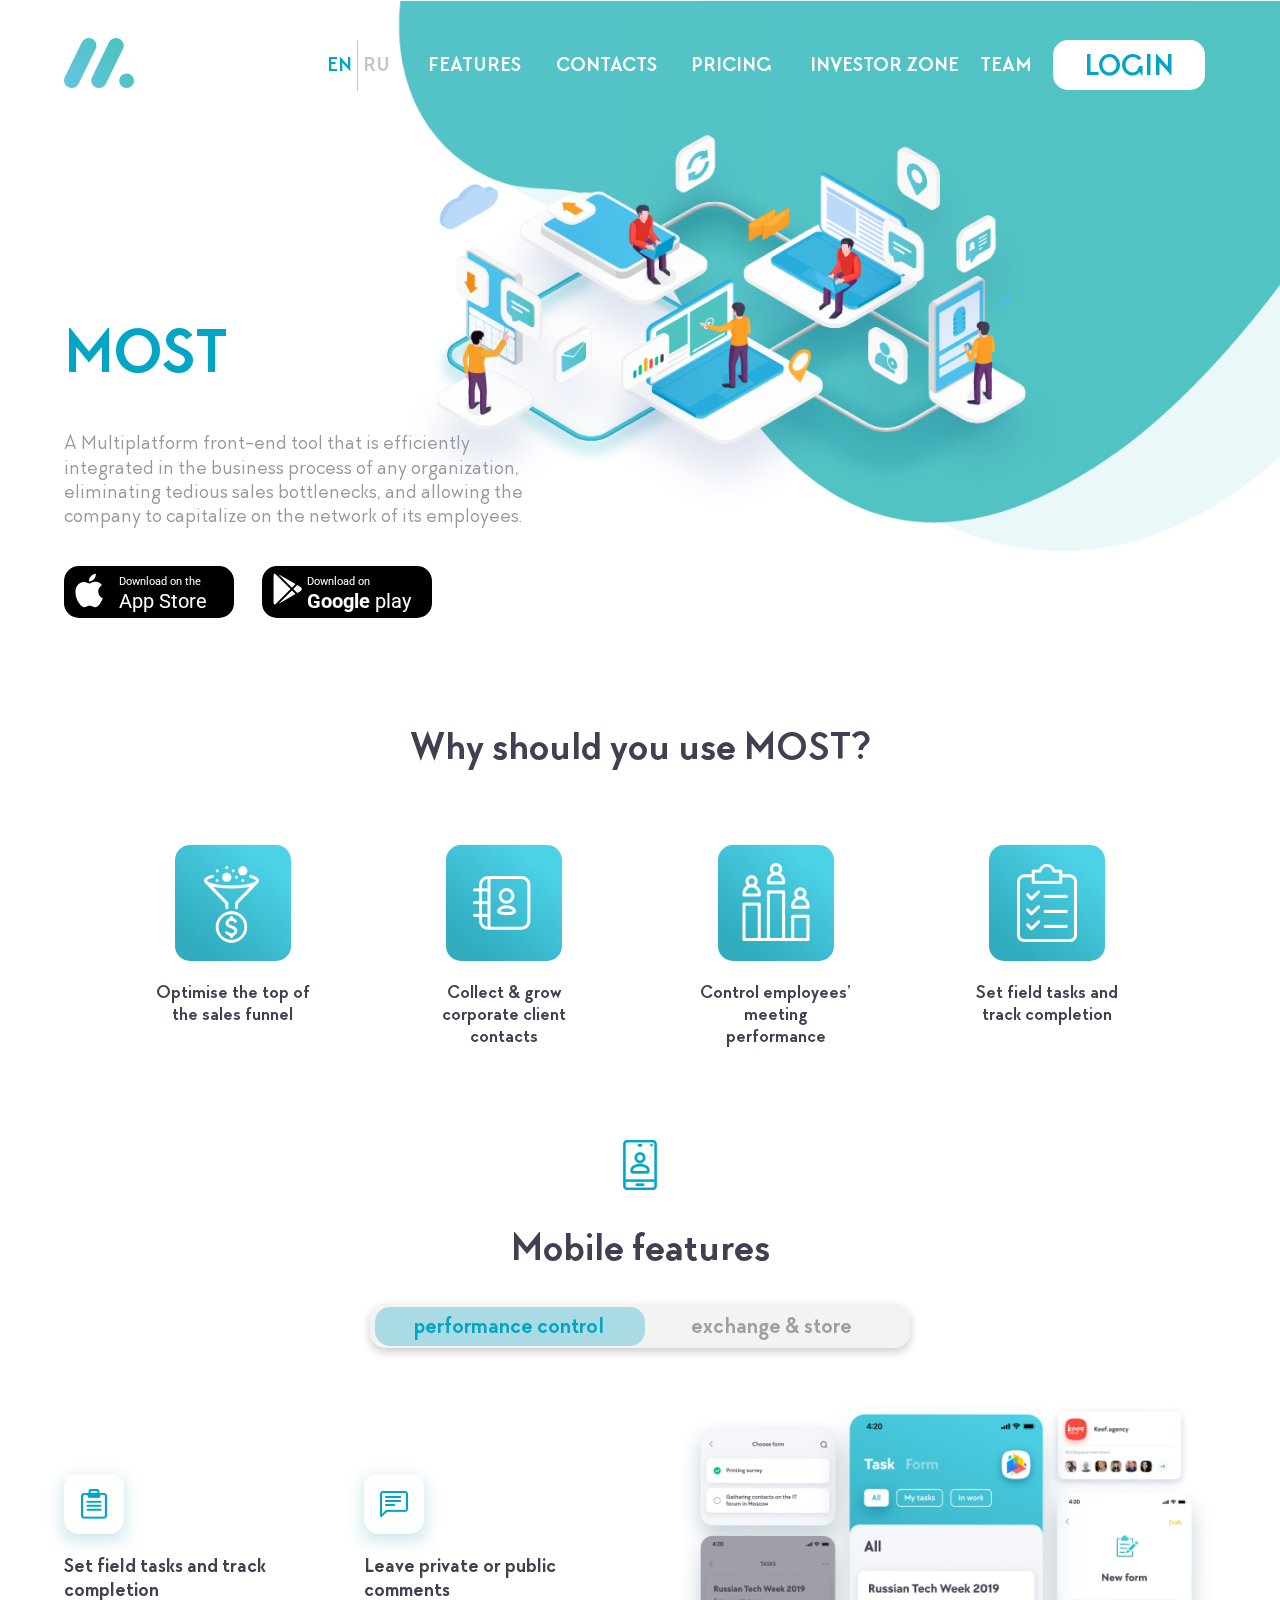
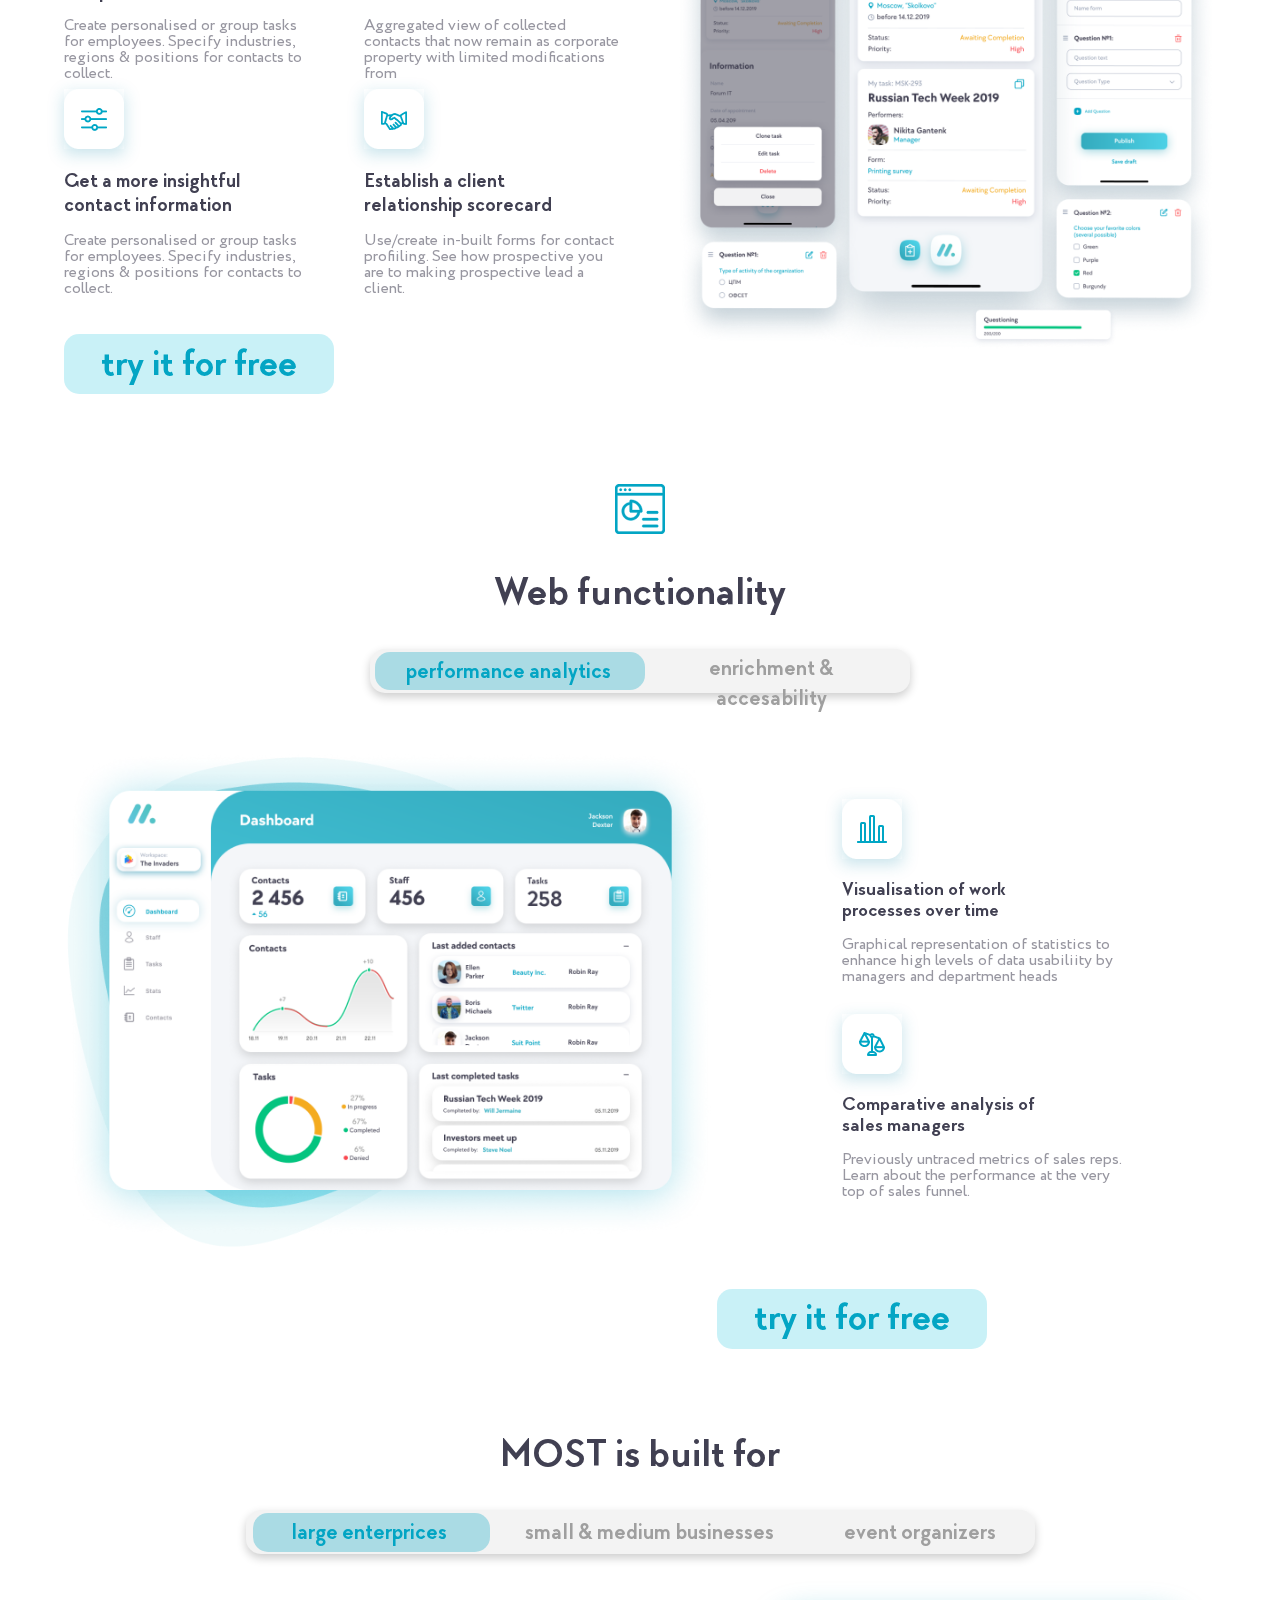
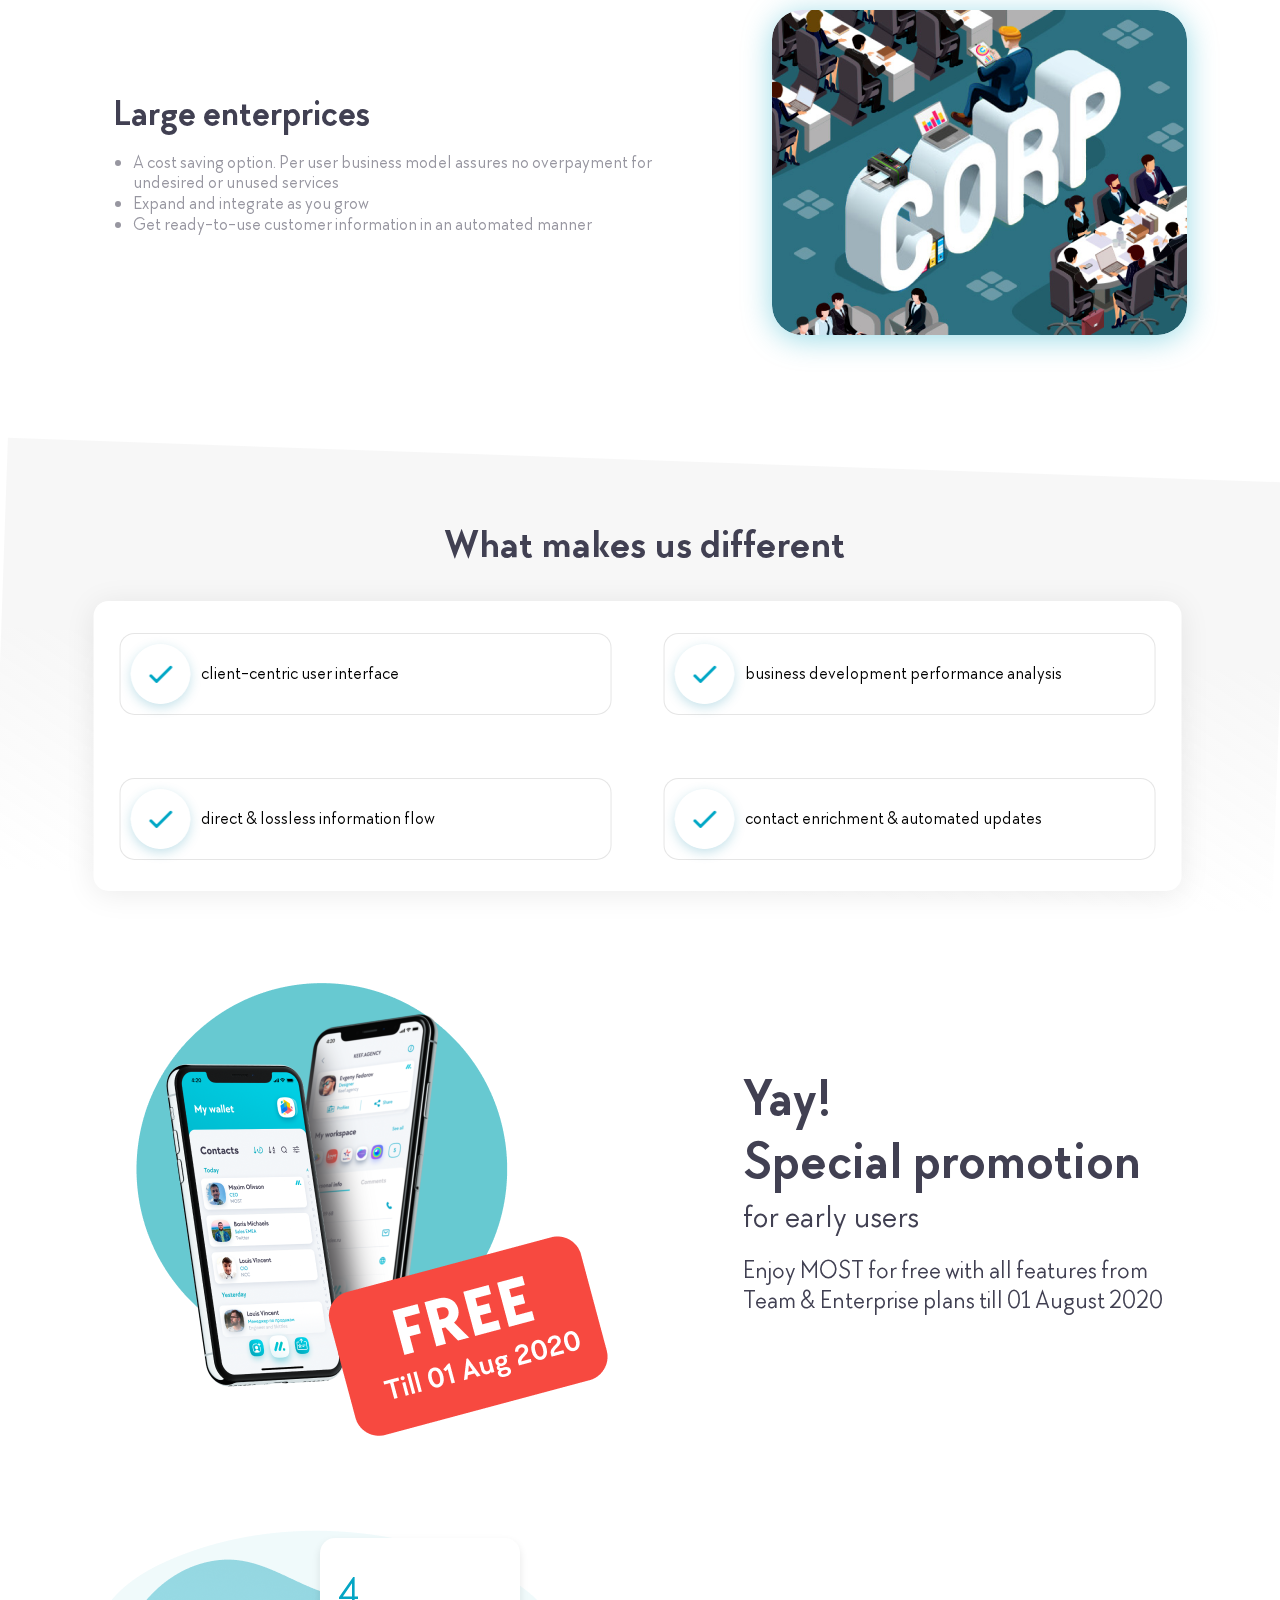
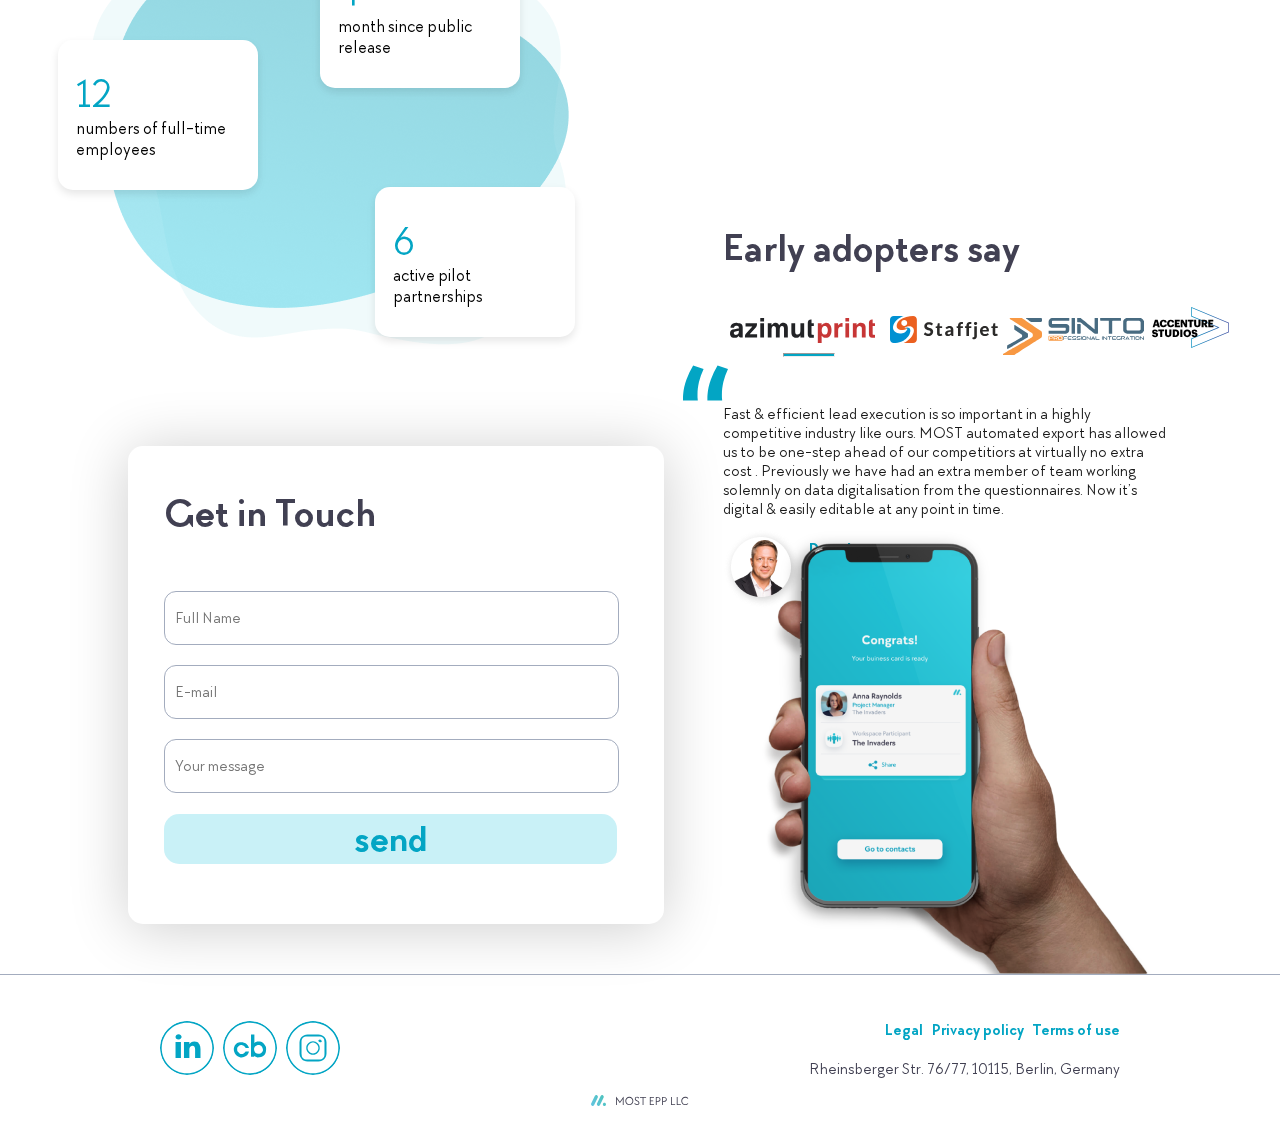
<file: index.html>
<!DOCTYPE html>
<html lang="en">
<head>
    <meta charset="UTF-8">
    <meta name="viewport" content="width=device-width, initial-scale=1.0">
    <title>MOST</title>
    <link rel="stylesheet" href="style/css/style.css">
    <link rel="stylesheet" href="style/css/normalize.css">
    <link rel="stylesheet" href="fonts/stylesheet.css">
    <link href="https://fonts.googleapis.com/css2?family=Roboto:ital,wght@0,100;0,300;0,400;0,500;0,700;0,900;1,100;1,300;1,400;1,500;1,700;1,900&display=swap" rel="stylesheet">
    <script   src="https://code.jquery.com/jquery-3.5.1.min.js"   integrity="sha256-9/aliU8dGd2tb6OSsuzixeV4y/faTqgFtohetphbbj0="   crossorigin="anonymous"></script>
</head>
<body>

    <header class="header">

        <a href="index.html" class="main"><img class="header__logo" src="img/header/most-logo.svg" alt=""></a>
        <div class="header__content">
            <div class="header__language">
                <a href="#" class="header__link header__lang header__lang_active">EN</a> <div class="header__line"></div> <a href="#" class="header__lang header__link">RU</a>
            </div>

            <div id='header-container'>

                <a href="#mobile-features" class="header__link">Features</a>
                <a href="#contacts" class="header__link">Contacts</a>
                <a href="#pricing" class="header__link">Pricing</a>

            </div>

            <a href="investor-zone.html" class="header__link">Investor Zone</a>
            <a href="team.html" class="header__link">Team</a>
            <a href="https://client.most-app.com/auth/login" class="header__link header__button">LOGIN</a>
        </div>
        <div class="header__burger">
            <img class="header__span header__long" src="img/header/long.svg" alt=""><img class="header__span header__shot" src="img/header/shot.svg" alt="">
        </div>
    </header>

    <section class="menu">

        <img class="menu__logo" src="img/header/most-logo.svg" alt="">

        <img src="img/menu/axe.svg" alt="" class="menu__close">

        <div class="header__language menu__languages">
            <a href="#" class="header__link header__lang header__lang_active">EN</a> <div class="header__line"></div> <a href="#" class="header__lang header__link">RU</a>
        </div>
        <div  class="menu__container">

            <div id='menu-container'>
                <a href="#mobile-features" class="menu__link">Features</a>
                <a href="#contacts" class="menu__link">Contacts</a>
                <a href="#pricing" class="menu__link">Pricing</a>
            </div>
            
            <a href="investor-zone.html" class="menu__link">Investor Zone</a>
            <a href="team.html" class="menu__link">Team</a>

            <a href="https://client.most-app.com/auth/login" class="header__link header__button menu__button">LOGIN</a>

        </div>

    </section>

    <section class="hero">
        <img src="img/hero/hero-bg.png" alt="" class="hero__bg">
        <h1 class="hero__title">MOST</h1>
        <p class="hero__about">
            A Multiplatform front-end tool 
            that is efficiently integrated in 
            the business process of any organization, 
            eliminating tedious sales bottlenecks, and 
            allowing the company to capitalize on the 
            network of its employees.
        </p>
        <div class="hero__buttons">
            <a target="_blank" href="https://apps.apple.com/ru/app/most-epp/id1491001441?l=en" class="hero__link">
                <button class="hero__btn">
                    <img src="img/hero/appstore.svg" alt="">
                    <span class="hero__download hero__download_app">Download on the</span>
                    <span class="hero__company hero__company_app">App Store</span>
                </button>
            </a>
            <a target="_blank" href="https://play.google.com/store/apps/details?id=mostapp.pro" class="hero__link">
                <button class="hero__btn">
                    <img src="img/hero/google-play.svg" alt="">
                    <span class="hero__download">Download on</span>
                    <span class="hero__company"> <b>Google</b> play</span>
                </button>
            </a>
        </div>
    </section>

    <section class="reasons">
        <h2 class="reasons__title section__title">Why should you use MOST?</h2>
        <div class="reasons__container">
            <div class="reasons__block">
                <img class='reasons__img' src="img/reasons/money.png" alt="">
                <span>Optimise the top of the sales funnel</span>
            </div>
            <div class="reasons__block">
                <img class='reasons__img' src="img/reasons/contacts.png" alt="">
                <span>Collect & grow corporate client contacts</span>
            </div>
            <div class="reasons__block">
                <img class='reasons__img' src="img/reasons/control.png" alt="">
                <span>Control employees’ meeting performance</span>
            </div>
            <div class="reasons__block">
                <img class='reasons__img' src="img/reasons/list.png" alt="">
                <span>Set field tasks and track completion</span>
            </div>
        </div>
    </section>

    <section class="mobile">

        <a id='mobile-features'></a>

        <img src="img/mobile/phone.svg" alt="" class="mobile__phone">
        <h2 class="mobile__title section__title">Mobile features</h2>
        <div class="features">
            <div id='blue-mobile' class="blue"></div>
            <span id='mobile-performance' class="features__performance features_active">performance control</span>
            <span id='mobile-exchange' class="features__performance">exchange & store</span>
        </div>

        <div class="slider">

            <div id='performance-container' class="mobile__container slider__container">
                <div class="mobile__descriptions slider__descriptions">
                    <div class="mobile__block slider__block">
                        <img src="img/mobile/list.png" alt="" class="mobile__icon slider__icon">
                        <span class="slider__label mobile__label">Set field tasks and track completion</span>
                        <p class="slider__paragraph mobile__paragraph">Create personalised or group tasks for employees. Specify industries, regions & positions for contacts to collect.</p>
                    </div>
                    <div class="mobile__block slider__block">
                        <img src="img/mobile/dialog.png" alt="" class="mobile__icon slider__icon">
                        <span class="mobile__label slider__label">Leave private or public comments</span>
                        <p class="mobile__paragraph slider__paragraph">Aggregated view of collected contacts that now remain as corporate property with limited modifications from</p>
                    </div>
                    <div class="mobile__block slider__block">
                        <img src="img/mobile/settings.png" alt="" class="mobile__icon slider__icon">
                        <span class="mobile__label slider__label">Get a more insightful contact information</span>
                        <p class="mobile__paragraph slider__paragraph">Create personalised or group tasks for employees. Specify industries, regions & positions for contacts to collect.</p>
                    </div>
                    <div class="mobile__block slider__block">
                        <img src="img/mobile/hands.png" alt="" class="mobile__icon slider__icon">
                        <span class="mobile__label slider__label">Establish a client relationship scorecard</span>
                        <p class="mobile__paragraph slider__paragraph">Use/create in-built forms for contact profiiling. See how prospective you are to making prospective lead a client.</p>
                    </div>
                    <div class="mobile__try slider__try">try it for free</div>
                </div>
                <img src="img/mobile/mobile-global-1.png" alt="" class="mobile__img slider__img">
            </div>
    
            <div id='exchange-container' class="mobile__container mobile__container_second slider__container none-opacity">
                <div class="mobile__descriptions slider__descriptions">
                    <div class="mobile__block slider__block">
                        <img src="img/mobile/reverse.png" alt="" class="mobile__icon slider__icon">
                        <span class="mobile__label slider__label">Exchange seamlessly and avoid losses</span>
                        <p class="mobile__paragraph slider__paragraph">It takes just 10 seconds to perform the exchange. Use one of 5 methods & stop losing client’s identity without a reason.</p>
                    </div>
                    <div class="mobile__block slider__block">
                        <img src="img/mobile/passport.png" alt="" class="mobile__icon slider__icon">
                        <span class="mobile__label slider__label">Scan physical cards and send your digital</span>
                        <p class="mobile__paragraph slider__paragraph">Your prospective client doesn’t have an app? Not an issue! Just share your constantly updating digital contacts.</p>
                    </div>
                    <div class="mobile__block slider__block">
                        <img src="img/mobile/alphabet.png" alt="" class="mobile__icon slider__icon">
                        <span class="mobile__label slider__label">Create groups, sort & filter</span>
                        <p class="mobile__paragraph slider__paragraph">Personalize the workspace according to your personal or corporate needs making it fast and easy to build a strong network.</p>
                    </div>
                    <div class="mobile__block slider__block">
                        <img src="img/mobile/man.png" alt="" class="mobile__icon slider__icon">
                        <span class="mobile__label slider__label">Get live updates on contacts information</span>
                        <p class="mobile__paragraph slider__paragraph">Whenever things change in contacts personal information get the latest data instantly.</p>
                    </div>
                    <div class="mobile__try slider__try">try it for free</div>
                </div>
                <img src="img/mobile/mobile-global-second.png" alt="" class="mobile__img slider__img">
            </div>

        </div>

    </section>

    <section class="web">
        <img src="img/web/web.svg" alt="" class="web__brouser">
        <h2 class="section__title">Web functionality</h2>
        <div class="features">
            <div id='blue-web' class="blue"></div>
            <span id='web-performance' class="features__performance features_active">performance analytics</span>
            <span id='web-encrichment' class="features__performance web__performance_acc">enrichment & accesability</span>
        </div>

        <div class="slider web__slider">

            <div id='analytics-container' class="web__container slider__container">
                <div class="web__descriptions slider__descriptions">
                    <div class="web__block slider__block">
                        <img src="img/web/bar-char.png" alt="" class="web__icon slider__icon">
                        <span class="web__label slider__label">Visualisation of work processes over time</span>
                        <p class="web__paragraph slider__paragraph">Graphical representation of statistics to enhance high levels of data usabiliity by managers and department heads</p>
                    </div>
                    <div class="web__block slider__block">
                        <img src="img/web/justice.png" alt="" class="web__icon slider__icon">
                        <span class="web__label slider__label">Comparative analysis of sales managers</span>
                        <p class="web__paragraph slider__paragraph">Previously untraced metrics of sales reps. Learn about the performance at the very top of sales funnel.</p>
                    </div>
                    <div class="web__try slider__try">try it for free</div>
                </div>
                <img src="img/web/med.png" alt="" class="web__med web__med_left">
                <img src="img/web/web-global.png" alt="" class="web__img slider__img">
            </div>

            <div id='enrichment-container' class="web__container web__container_second slider__container none-opacity">
                <div class="web__descriptions web__descriptions_second slider__descriptions">
                    <div class="web__block slider__block">
                        <img src="img/web/list.png" alt="" class="web__icon slider__icon">
                        <span class="web__label slider__label">3rd party sources information gathering</span>
                        <p class="web__paragraph slider__paragraph">Automatic enrichment of any new contact with publicly available information about that contact.</p>
                    </div>
                    <div class="web__block slider__block">
                        <img src="img/web/list.png" alt="" class="web__icon slider__icon">
                        <span class="web__label slider__label">How far from securing the plan is the team</span>
                        <p class="web__paragraph slider__paragraph">Stay on track with weekly, monthly & event goals, by understanding the performace.</p>
                    </div>
                    <div class="web__try web__try_second slider__try">try it for free</div>
                </div>
                <img src="img/web/med.png" alt="" class="web__med web__med_right">
                <img src="img/web/web-global-second.png" alt="" class="web__img web__img_second slider__img">
            </div>

        </div>

    </section>

    <section class="for">
        <div class="for__container">
            <h2 class="section__title">MOST is built for</h2>
            <div class="for__features features">
                <div id='blue-for' class="blue"></div>
                <span id='for-enterprices' class="for__performance for__performance_first features__performance features_active">large enterprices</span>
                <span id='for-business' class="for__performance for__performance_second features__performance">small & medium businesses</span>
                <span id='for-event' class="for__performance for__performance_third features__performance">event organizers</span>
            </div>

            <div class="slider for__slider">

                <div id='large' class="for__content">
                    <div class="for__left">
                        <span class="for__label">Large enterprices</span>
                        <ul class="for__list">
                            <li>A cost saving option. Per user business model assures no overpayment for undesired or unused services</li>
                            <li>Expand and integrate as you grow</li>
                            <li>Get ready-to-use customer information in an automated manner</li>
                        </ul>
                    </div>
                    <img src="img/for/corp.png" alt="" class="for__img">
                </div>

                <div id='medium' class="for__content none-opacity">
                    <div class="for__left">
                        <span class="for__label">Small & medium size enterprises</span>
                        <ul class="for__list">
                            <li>A cost saving option. Per user business model assures no overpayment for undesired or unused services</li>
                            <li>Seamless availability</li>
                            <li>Expand and integrate as you grow</li>
                            <li>Get ready-to-use customer information in an automated manner</li>
                        </ul>
                    </div>
                    <img src="img/for/team.png" alt="" class="for__img">
                </div>

                <div id='event' class="for__content none-opacity">
                    <div class="for__left">
                        <span class="for__label">Event organizers</span>
                        <ul class="for__list">
                            <li>A cost saving option. Per user business model assures no overpayment for undesired or unused services</li>
                            <li>Seamless availability</li>
                            <li>Expand and integrate as you grow</li>
                            <li>Get ready-to-use customer information in an automated manner</li>
                        </ul>
                    </div>
                    <img src="img/for/event.png" alt="" class="for__img">
                </div>

            </div>

        </div>
    </section> 

    <section class="distinguishes">
        <div class="distinguishes__container_global">
            <h2 class="distinguishes__title section__title">What makes us different</h2>
            <div class="distinguishes__container">
                <div class="distinguishes__item">
                    <img src="img/distinguishes/success.png" alt="" class="distinguishes__success">
                    <span class="distinguishes__label">client-centric user interface</span>
                </div>
                <div class="distinguishes__item">
                    <img src="img/distinguishes/success.png" alt="" class="distinguishes__success">
                    <span class="distinguishes__label">business development performance analysis</span>
                </div>
                <div class="distinguishes__item">
                    <img src="img/distinguishes/success.png" alt="" class="distinguishes__success">
                    <span class="distinguishes__label">direct & lossless information flow</span>
                </div>
                <div class="distinguishes__item">
                    <img src="img/distinguishes/success.png" alt="" class="distinguishes__success">
                    <span class="distinguishes__label">contact enrichment & automated updates</span>
                </div>
            </div>
        </div>
    </section>

    <!-- <section class="price">

        <a id='pricing'></a>
        
        <h2 class="section__title">Our prices</h2>

        <div class="price__btns">
            <div class="price__left">
                <img id='benefit' src="img/price/save.svg" alt="">
                <span id='monthly' class="price__passive">Monthly</span>
                <span id='annually' class="price__active">Annually</span>
                <div id='white-left' class="white white_left"></div>
            </div>
            <div class="price__right">
                <div id='white-right' class="white white_right"></div>
                <span id='RUB' class="price__active price__active_right">RUB</span>
                <span id='USD' class="price__passive price__passive_right">USD</span>
                <span id='EUR' class="price__passive price__passive_right">EUR</span>
            </div>
        </div>

        <div class="price__content">
            <div class="price__table">
                <h3 class="price__subtitle">Free</h3>
                <span class="price__cost">free</span>
                <ul class="price__list">
                    <li> <img src="img/price/cancel.svg" alt="" class="price__list-icon"> Работа с контактами</li>
                    <li> <img src="img/price/cancel.svg" alt="" class="price__list-icon"> Работа с сотрудниками</li>
                    <li> <img src="img/price/cancel.svg" alt="" class="price__list-icon"> Анкетирование</li>
                    <li> <img src="img/price/cancel.svg" alt="" class="price__list-icon"> Работа с задачами</li>
                </ul>
                <button class="price__button"><span>Buy</span></button>
            </div>
            <div class="price__table">
                <h3 class="price__subtitle">Individual</h3>
                <span class="price__cost">50$</span>
                <ul class="price__list">
                    <li> <img src="img/price/success.svg" alt="" class="price__list-icon">Работа с контактами</li>
                    <li> <img src="img/price/cancel.svg" alt="" class="price__list-icon"> Работа с сотрудниками</li>
                    <li> <img src="img/price/success.svg" alt="" class="price__list-icon">Анкетирование</li>
                    <li> <img src="img/price/success.svg" alt="" class="price__list-icon">Работа с задачами</li>
                </ul>
                <button class="price__button"><span>Buy</span></button>
            </div>
            <div class="price__table">
                <h3 class="price__subtitle">Maximum</h3>
                <span class="price__cost">5$/user</span>
                <ul class="price__list">
                    <li> <img src="img/price/success.svg" alt="" class="price__list-icon"> Работа с контактами</li>
                    <li> <img src="img/price/+10.svg" alt="" class="price__list-icon"> Работа с сотрудниками</li>
                    <li> <img src="img/price/success.svg" alt="" class="price__list-icon"> Анкетирование</li>
                    <li> <img src="img/price/success.svg" alt="" class="price__list-icon"> Работа с задачами</li>
                </ul>
                <button class="price__button"><span>Calculate</span></button>
            </div>
        </div>

        <span class="price__support">Pay with ease - we support all major payment systems</span>

        <div class="price__pay">
            <img src="img/price/mastercard.png" alt="" class="price__banks price__banks_mc">
            <img src="img/price/visa.png" alt="" class="price__banks price__banks_vs">
            <img src="img/price/yandex.png" alt="" class="price__banks price__banks_ynd">
            <img src="img/price/qiwi.png" alt="" class="price__banks price__banks_qw">
        </div>

    </section> -->


    <section class="promotion">
        <div class="promotion__pictures">
            <img class='promotion__phone' src="img/promotion/mobile.png" alt="">
            <img class='promotion__free' src="img/promotion/free.png" alt="">
        </div>
        <div class="promotion__text">
            <span class="promotion__yay">Yay!<br> Special promotion</span>
            <span class="promotion__early">for early users</span>
            <span class="promotion__enjoy">Enjoy MOST for free with all features from Team & Enterprise plans till 01 August 2020</span>
        </div>
    </section>


    <section class="comments">
        <div class="comments__container">

            <div class="comments__img frame">
                <img src="img/frame/frame.png" alt="">
                <div class="frame__item frame__item_1"> <span class="frame__bold">12</span> <span class="frame__thin">numbers of full-time employees</span> </div>
                <div class="frame__item frame__item_2"> <span class="frame__bold">4</span> <span class="frame__thin">month since public release</span> </div>
                <div class="frame__item frame__item_3"> <span class="frame__bold">6</span> <span class="frame__thin">active pilot partnerships</span> </div>
            </div>

            <div class="comments__block">
                <h2 class="comments__title section__title">Early adopters say</h2>
                <div class="comments__companies">
                    <div class="comments__icon comments__icon_active">
                        <img id='azimut' src="img/comments/azimut.svg">
                    </div>
                    <div class="comments__icon">
                        <img id='staffiet' src="img/comments/staffiet.svg" alt="">
                    </div>
                    <div class="comments__icon">
                        <img id='sinto' src="img/comments/sinto.svg" alt="">
                    </div>
                    <div class="comments__icon">
                        <img id='accenture' src="img/comments/accenture.svg" alt="">
                    </div>
                    <hr class="comments__line">
                </div>

                <div class="comments__slider">

                    <div id='first-com' class="comments__slider-block">
                        <p class="comments__paragraph"> <img src="img/comments/quote.svg" alt="">Fast & efficient lead execution is so important in a highly competitive industry like ours. MOST automated export has allowed us to be one-step ahead of our competitiors at virtually no extra cost . Previously we have had an extra member of team working solemnly on data digitalisation from the questionnaires. Now it’s digital & easily editable at any point in time.</p>
                       <div class="comments__author">
                           <img src="img/comments/petr.png" alt="">
                           <span class="comments__name">Petr Lavrov</span>
                           <span class="comments__position">CEO azimutprint</span>
                       </div>
                    </div>

                    <div id='second-com' class="comments__slider-block none-opacity">
                        <p class="comments__paragraph"> <img src="img/comments/quote.svg" alt="">MOST is a great automation in the field of on-the-go networking which i have happily integrated on a testing basis into our corporate processes. Waiting for new module releases, and already receiving benefits from this seemingly simple, but incredibly valuable SaaS. Task setting & progress management already shows positive dynamic in employees’ performance.</p>
                        <div class="comments__author">
                            <img src="img/comments/natalya.png" alt="">
                            <span class="comments__name">Natalya Malysheva</span>
                            <span class="comments__position">CEO Staffjet</span>
                       </div>
                    </div>

                    <div id='third-com' class="comments__slider-block none-opacity">
                        <p class="comments__paragraph"> <img src="img/comments/quote.svg" alt="">Guys from MOST have reached out proposing us to test their product in real-life as one of teh first clients. At first it seemed like a big risk for a large structure like ours, but it turned out to be a great experiment where they haven’t disappointed. Integration went smoothly and quickly. Can recommend their solution, and expecting a lot from them in the future.</p>
                       <div class="comments__author">
                           <img src="img/comments/dmitry.png" alt="">
                           <span class="comments__name">Dmitry Savchenko</span>
                           <span class="comments__position">Tensor (Commercial Director) & Sinto (CEO)</span>
                       </div>
                    </div>

                    <div id='forth-com' class="comments__slider-block none-opacity">
                        <p class="comments__paragraph"> <img src="img/comments/quote.svg" alt=""> Maxim has given our team a presentation on the MOST multiplatform system earlier on this month. It is clearly fascinating to see if their team will be able to execute the vision that they have upon the application of cards and the self-updating database. I wish them all the luck, soft launch and rapid growth. Looking forward to potentially partnering in the near future.</p>
                       <div class="comments__author">
                           <img src="img/comments/arseny.png" alt="">
                           <span class="comments__name">Arseniy Khmelidze</span>
                           <span class="comments__position">Business and integration architecture specialist</span>
                       </div>
                    </div>

                </div>
            </div>
        </div>
    </section>

    <section class="form">

        <a id='contacts'></a>
        
        <div class="form__container">
            <form class="form__form">
                <h2 class="form__title section__title">Get in Touch</h2>
                <input type="text" class="form__input" placeholder="Full Name">
                <input type="text" class="form__input" placeholder="E-mail">
                <input type="text" class="form__input" placeholder="Your message">
                <button class="form__button">send</button>
            </form>
        </div>
        <img src="img/form/hand.png" alt="">
    </section>

    <section class="modal">

        <div class="modal__container">
            <img src="img/modal/close.svg" alt="" class="modal__close">
            <h2 class="modal__title">Try it for free</h2>
            <p class="modal__label">Choose your store based on your device</p>

            <div style="padding-left: 0;" class="hero__buttons">
                <a target="_blank" href="https://apps.apple.com/ru/app/most-epp/id1491001441?l=en" class="hero__link">
                    <button class="hero__btn">
                        <img src="img/hero/appstore.svg" alt="">
                        <span class="hero__download">Download on the</span>
                        <span class="hero__company">App Store</span>
                    </button>
                </a>
                <a target="_blank" href="https://play.google.com/store/apps/details?id=mostapp.pro" class="hero__link">
                    <button class="hero__btn">
                        <img src="img/hero/google-play.svg" alt="">
                        <span class="hero__download">Download on</span>
                        <span class="hero__company"> <b>Google</b> play</span>
                    </button>
                </a>
            </div>

        </div>
    </section>

    <footer class="footer">
        <div class="footer__container">
            <div class="footer__links">
                <a target="_blank" href="https://www.linkedin.com/company/11787095/admin/" class="footer__link"><img src="img/footer/linkedin.svg" alt=""></a>
                <a target="_blank" href="https://www.crunchbase.com/organization/most-app" class="footer__link"><img src="img/footer/crunchbase.svg" alt=""></a>
                <a target="_blank" href="https://instagram.com/most.epp?igshid=mrwabyyjugdi" class="footer__link"><img src="img/footer/insta.svg" alt=""></a>
            </div>

            <div class="footer__position">
                <a href="legal.html" class="footer__about">Legal</a>
                <a href="privacy.html" class="footer__about">Privacy policy</a>
                <a href="term-of.htm" class="footer__about">Terms of use</a>
            </div>

            <span class="footer__adress">Rheinsberger Str. 76/77, 10115, Berlin, Germany</span>

        </div>

        <img src="img/footer/most.svg" alt="" class="footer__logo">
    </footer>
    


    <script src='scripts/buttons.js'></script>
    <script src='scripts/slider.js'></script>
    <script src='scripts/menu.js'></script>
    <script src='scripts/links.js'></script>
    <script src='scripts/modal.js'></script>
</body>
</html>
</file>
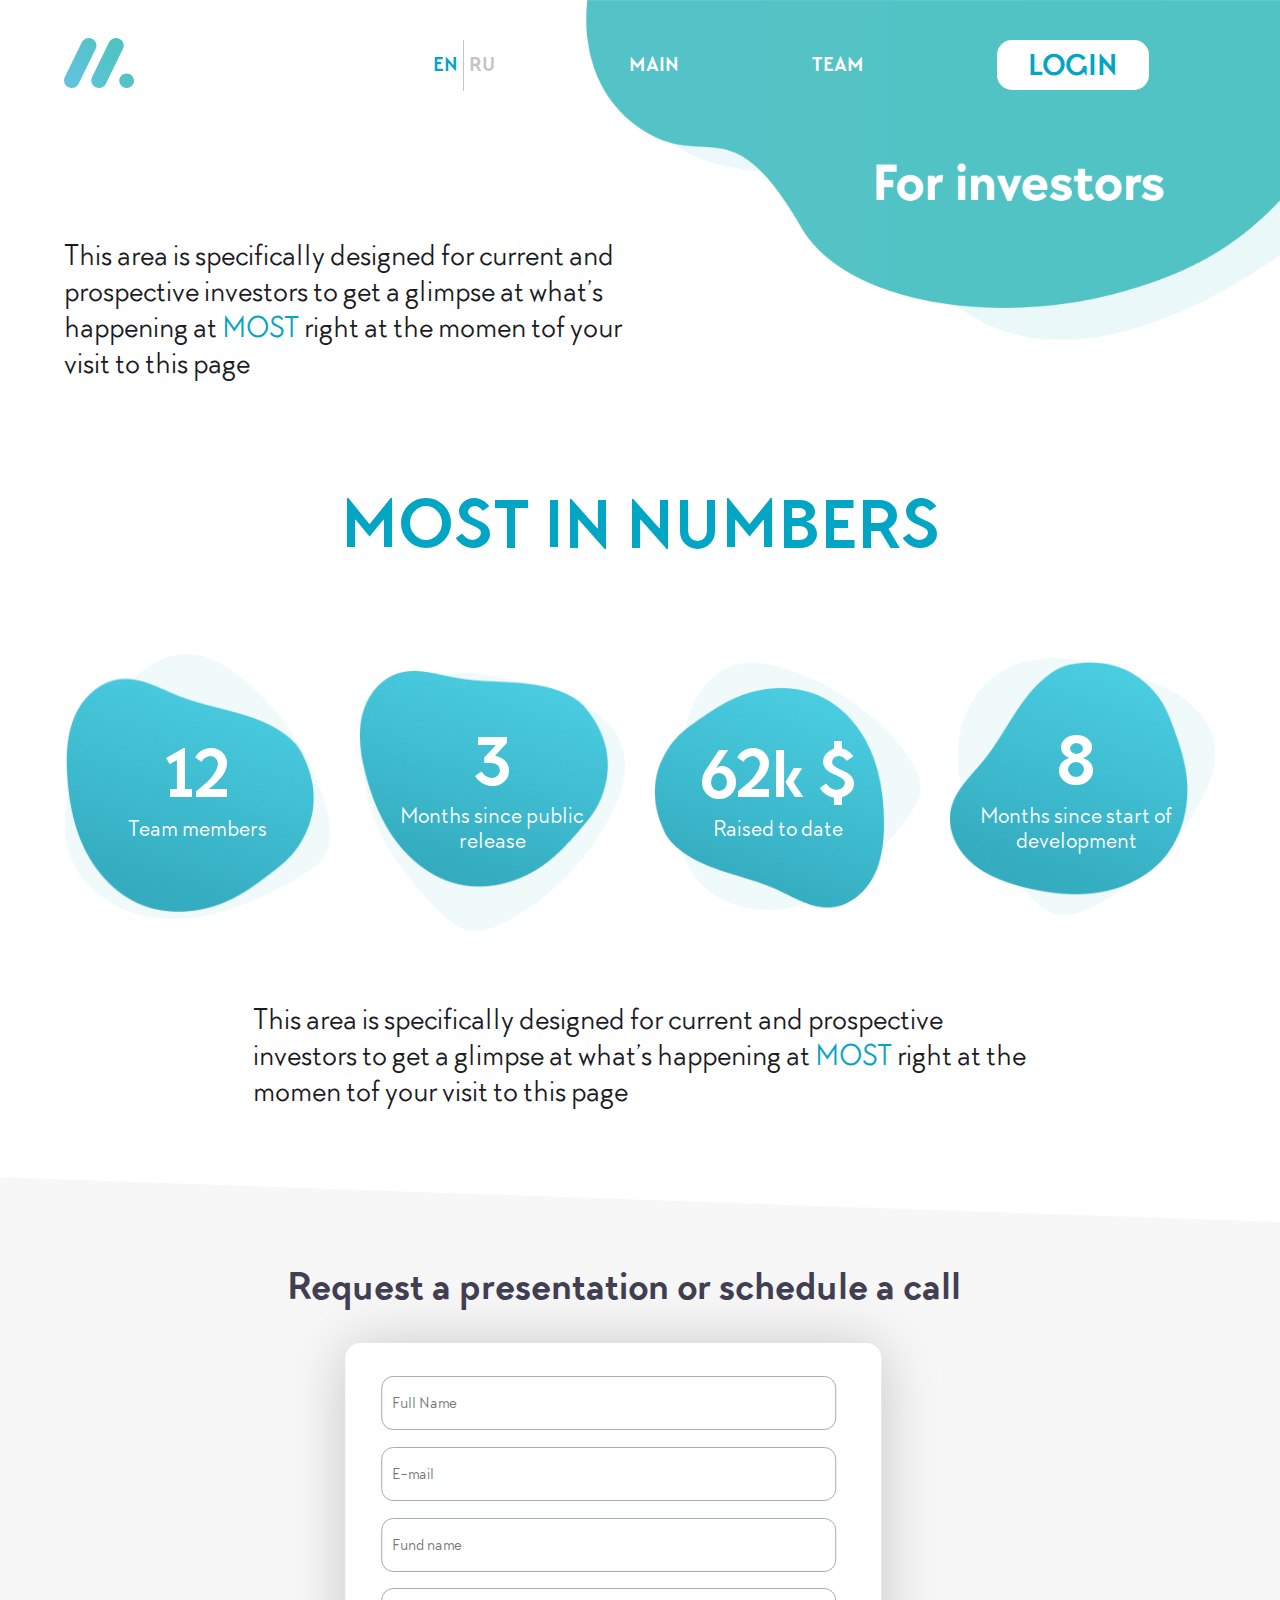
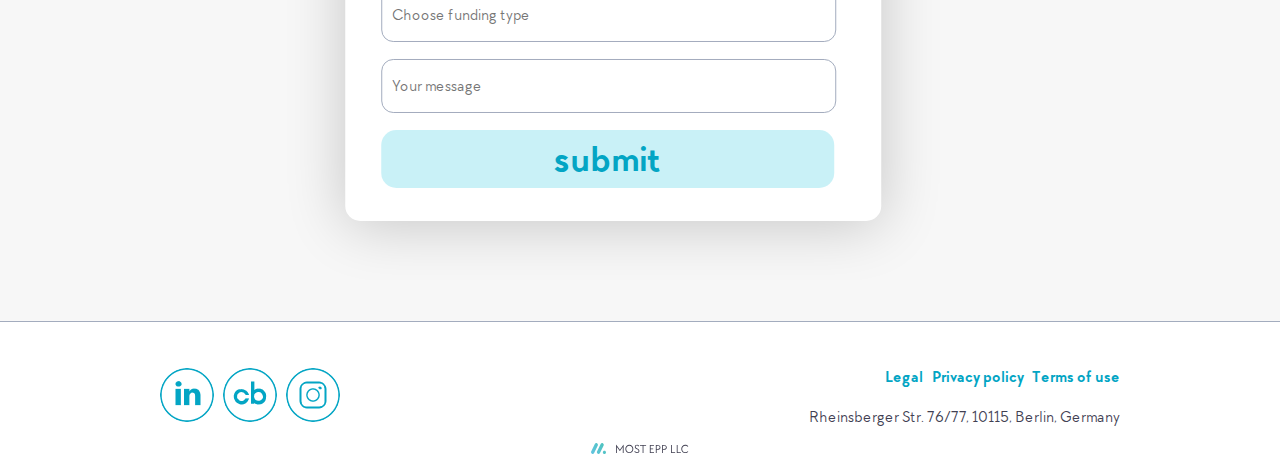
<file: investor-zone.html>
<!DOCTYPE html>
<html lang="en">
<head>
    <meta charset="UTF-8">
    <meta name="viewport" content="width=device-width, initial-scale=1.0">
    <title>Investor Zone</title>

    <link rel="stylesheet" href="style/css/style.css">
    <link rel="stylesheet" href="style/css/normalize.css">
    <link rel="stylesheet" href="fonts/stylesheet.css">
    <link href="https://fonts.googleapis.com/css2?family=Roboto:ital,wght@0,100;0,300;0,400;0,500;0,700;0,900;1,100;1,300;1,400;1,500;1,700;1,900&display=swap" rel="stylesheet">
    <script   src="https://code.jquery.com/jquery-3.5.1.min.js"   integrity="sha256-9/aliU8dGd2tb6OSsuzixeV4y/faTqgFtohetphbbj0="   crossorigin="anonymous"></script>
</head>
<body>

    <header class="header header-2">
        <a href="index.html" class="main"><img class="header__logo" src="img/header/most-logo.svg" alt=""></a>
        <div class="header__content header__content_investor">
            <div class="header__language">
                <a href="#" class="header__link header__lang header__lang_active">EN</a> <div class="header__line"></div> <a href="#" class="header__lang header__link">RU</a>
            </div>
            <a href="index.html" class="header__link">Main</a>
            <a href="team.html" class="header__link">Team</a>
            <a href="https://client.most-app.com/auth/login" class="header__link header__button">LOGIN</a>
        </div>
        <div class="header__burger">
            <img class="header__span header__long" src="img/header/long.svg" alt=""><img class="header__span header__shot" src="img/header/shot.svg" alt="">
        </div>
    </header>

    <section class="menu">

        <img class="menu__logo" src="img/header/most-logo.svg" alt="">

        <img src="img/menu/axe.svg" alt="" class="menu__close">

        <div class="header__language menu__languages">
            <a href="#" class="header__link header__lang header__lang_active">EN</a> <div class="header__line"></div> <a href="#" class="header__lang header__link">RU</a>
        </div>
        <div id='menu-container' class="menu__container">

            <a href="index.html" class="menu__link">Main</a>
            <a href="team.html" class="menu__link">Team</a>

            <a href="https://client.most-app.com/auth/login" class="header__link header__button menu__button">LOGIN</a>

        </div>

    </section>

    <section class="hero hero-2">

        <img src="img/hero-2/bg-mobile.png" class="hero__bg hero-2__bg hero-2__bg_mobile">

        <img src="img/hero-2/bg.png" alt="" class="hero__bg hero-2__bg hero-2__bg_desc">

        <span class="hero-2__label hero-2__label_mobile">For investors</span>
        
        <p class="hero__about hero-2__about">
            This area is specifically designed 
            for current and prospective investors to 
            get a glimpse at what’s happening at <span>MOST</span> 
            right at the momen tof your visit to this page
        </p>
    </section>

    <section class="reasons reasons-2"> 

        <h2 class="reasons-2__title reasons__title section__title">MOST IN NUMBERS</h2>
        <div class="reasons__container reasons-2__container">
            <div class="reasons-2__block reasons-2__block_1">
                <span class="reasons-2__mainlabel">12</span>
                <span class="reasons-2__label">Team members</span>

            </div>
            <div class="reasons-2__block reasons-2__block_2">
                <span class="reasons-2__mainlabel reasons-2__mainlabel_2">3</span>
                <span class="reasons-2__label">Months since public release</span>
            
            </div>
            <div class="reasons-2__block reasons-2__block_3">
                <span class="reasons-2__mainlabel">62k $</span>
                <span class="reasons-2__label">Raised to date</span>
            
            </div>
            <div class="reasons-2__block reasons-2__block_4">
                <span class="reasons-2__mainlabel">8</span>
                <span class="reasons-2__label">Months since start of development</span>
            </div>
        </div>

        <p class="reasons-2__paragraph">This area is 
            specifically designed for current and prospective 
            investors to get a glimpse at what’s happening at 
            <span>MOST</span> right at the momen tof your visit to this page</p>

    </section>

    <section class="distinguishes">
        <div class="distinguishes__container_global distinguishes-2__container_global">

            <h2 class="section__title distinguishes-2__title">Request a presentation or schedule a call</h2>

            <div class="form__container form-2__container">
                <form class="form__form form-2__form">
                    <input type="text" class="form-2__input form__input" placeholder="Full Name">
                    <input type="text" class="form-2__input form__input" placeholder="E-mail">
                    <input type="text" class="form-2__input form__input" placeholder="Fund name">
                    <input type="text" class="form-2__input form__input" placeholder="Choose funding type">
                    <input type="text" class="form-2__input form__input" placeholder="Your message">
                    <button class="form__button form-2__button">submit</button>
                </form>
            </div>

            <div class="distinguishes-2__grey"></div>

        </div>
    </section>


    <footer class="footer footer-2">
        <div class="footer__container">
            <div class="footer__links">
                <a href="https://www.linkedin.com/company/11787095/admin/" class="footer__link"><img src="img/footer/linkedin.png" alt=""></a>
                <a href="https://www.crunchbase.com/organization/most-app" class="footer__link"><img src="img/footer/crunchbase.png" alt=""></a>
                <a href="https://instagram.com/most.epp?igshid=mrwabyyjugdi" class="footer__link"><img src="img/footer/insta.png" alt=""></a>
            </div>

            <div class="footer__position">
                <a href="legal.html" class="footer__about">Legal</a>
                <a href="privacy.html" class="footer__about">Privacy policy</a>
                <a href="term-of.html" class="footer__about">Terms of use</a>
            </div>

            <span class="footer__adress">Rheinsberger Str. 76/77, 10115, Berlin, Germany</span>

        </div>

        <img src="img/footer/most.svg" alt="" class="footer__logo">
    </footer>

    <script src='scripts/menu.js'></script>
    
</body>
</html>
</file>
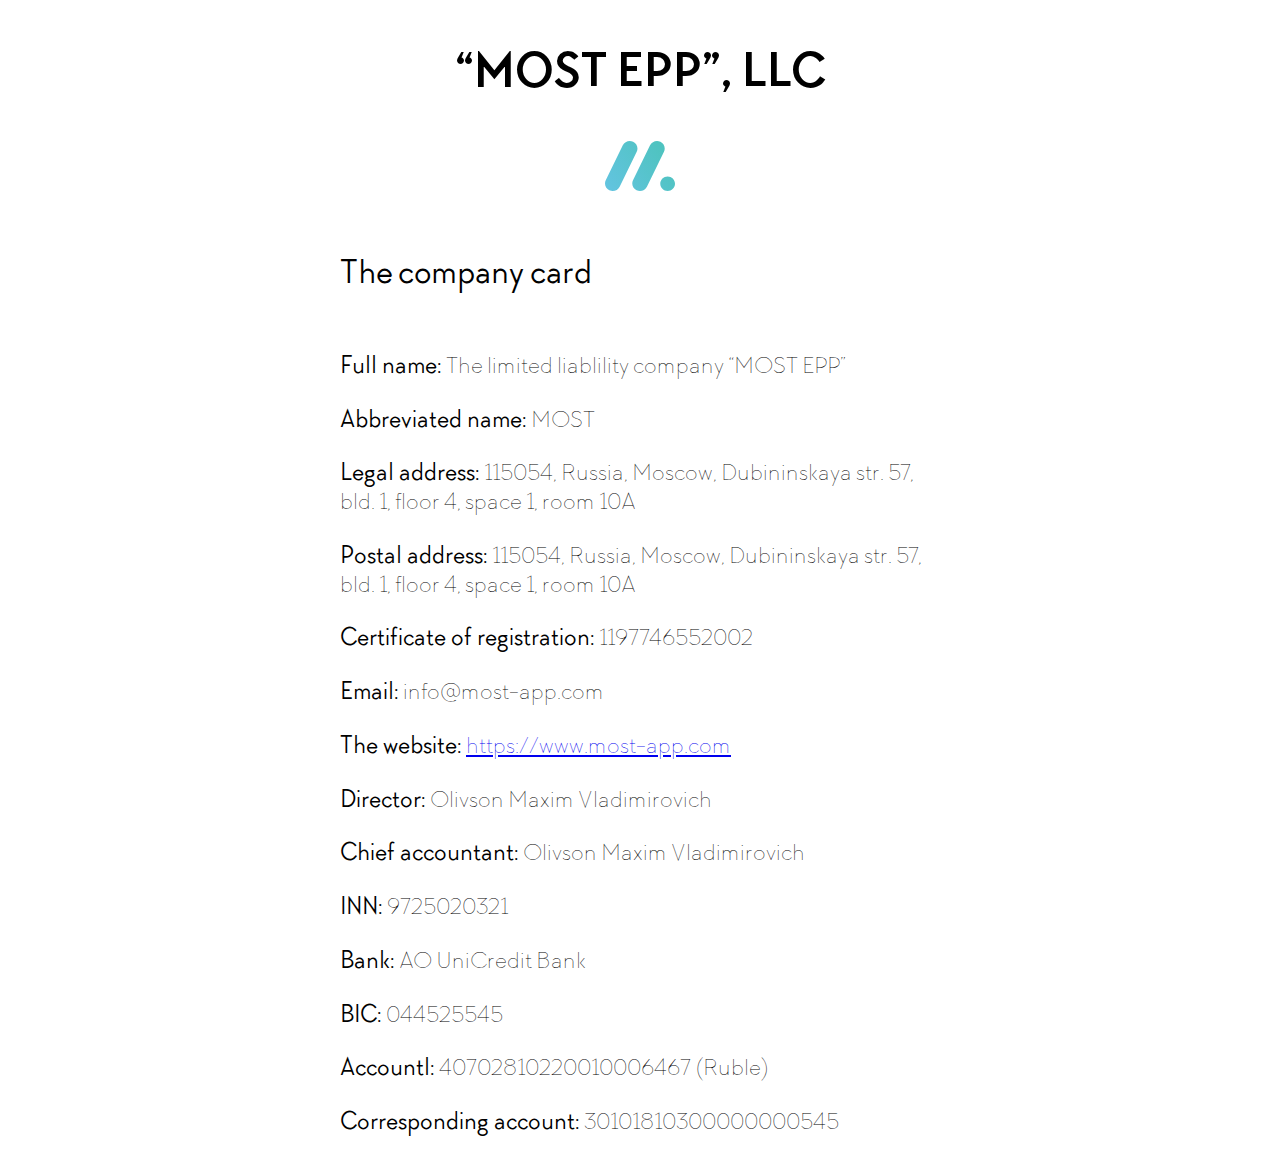
<file: legal.html>
<!DOCTYPE html>
<html lang="en">
<head>
    <meta charset="UTF-8">
    <meta name="viewport" content="width=device-width, initial-scale=1.0">
    <title>Legal</title>
    <link rel="stylesheet" href="style/css/style.css">
    <link rel="stylesheet" href="style/css/normalize.css">
    <link rel="stylesheet" href="fonts/stylesheet.css">
    <link href="https://fonts.googleapis.com/css2?family=Roboto:ital,wght@0,100;0,300;0,400;0,500;0,700;0,900;1,100;1,300;1,400;1,500;1,700;1,900&display=swap" rel="stylesheet">
</head>
<body>

    <div class="legal">

        <h2 class="legal__title">“MOST EPP”, LLC</h2>
        <img src="img/header/most-logo.svg" alt="" class="legal__logo">
    
        <h3 class="legal__card">The company card</h3>

        <p class="legal__line"><span class="legal__bold">Full name: </span> The limited liablility company “MOST EPP”</p>
        <p class="legal__line"><span class="legal__bold">Abbreviated name: </span> MOST</p>
        <p class="legal__line"><span class="legal__bold">Legal address: </span> 115054, Russia, Moscow, Dubininskaya str. 57, bld. 1, floor 4, space 1, room 10A</p>
        <p class="legal__line"><span class="legal__bold">Postal address: </span> 115054, Russia, Moscow, Dubininskaya str. 57, bld. 1, floor 4, space 1, room 10A</p>
        <p class="legal__line"><span class="legal__bold">Certificate of registration: </span> 1197746552002</p>
        <p class="legal__line"><span class="legal__bold">Email: </span> info@most-app.com</p>
        <p class="legal__line"><span class="legal__bold">The website: </span> <a href="index.html">https://www.most-app.com</a></p>

        <p class="legal__line"><span class="legal__bold">Director: </span> Olivson Maxim Vladimirovich</p>
        <p class="legal__line"><span class="legal__bold">Chief accountant: </span> Olivson Maxim Vladimirovich</p>
        <p class="legal__line"><span class="legal__bold">INN: </span> 9725020321</p>
        <p class="legal__line"><span class="legal__bold">Bank: </span> AO UniCredit Bank</p>
        <p class="legal__line"><span class="legal__bold">BIC: </span> 044525545</p>
        <p class="legal__line"><span class="legal__bold">Accountl: </span> 40702810220010006467 (Ruble)</p>
        <p class="legal__line"><span class="legal__bold">Corresponding account: </span> 30101810300000000545</p>


    </div>

    
</body>
</html>
</file>
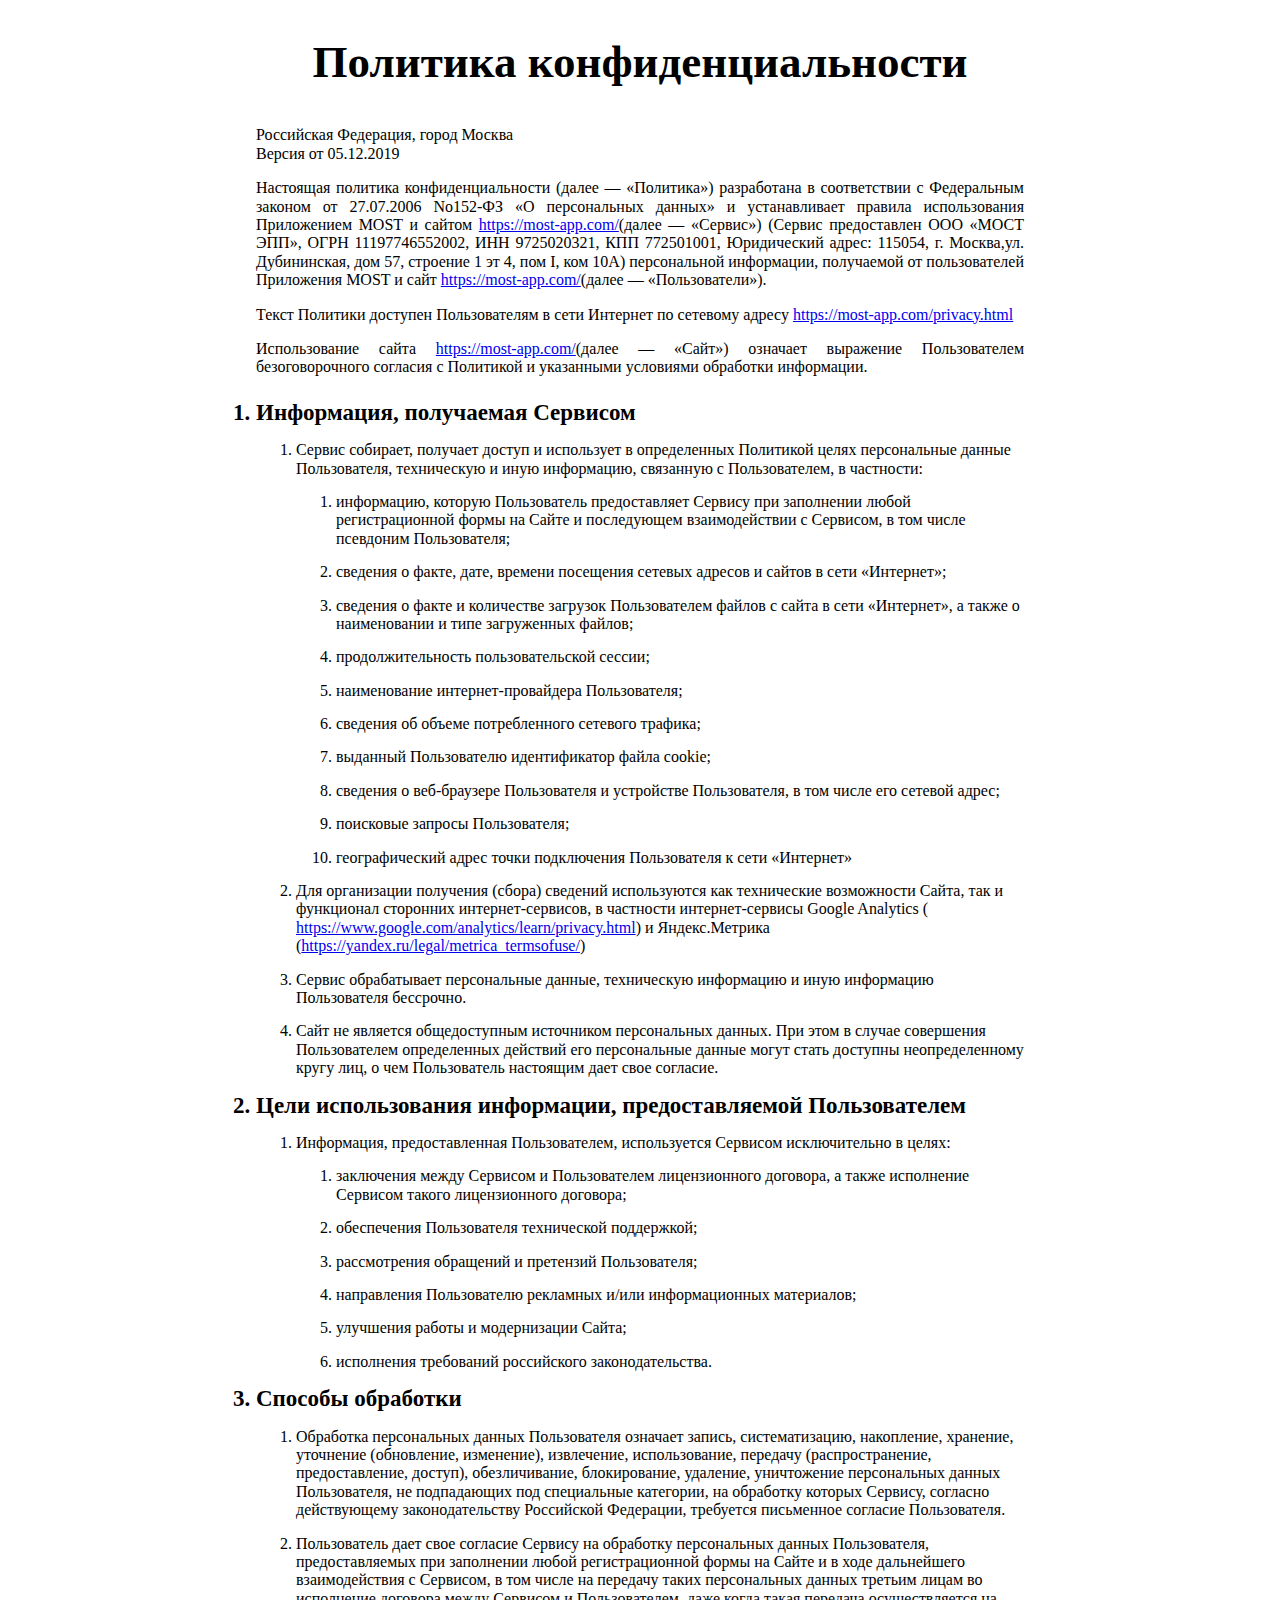
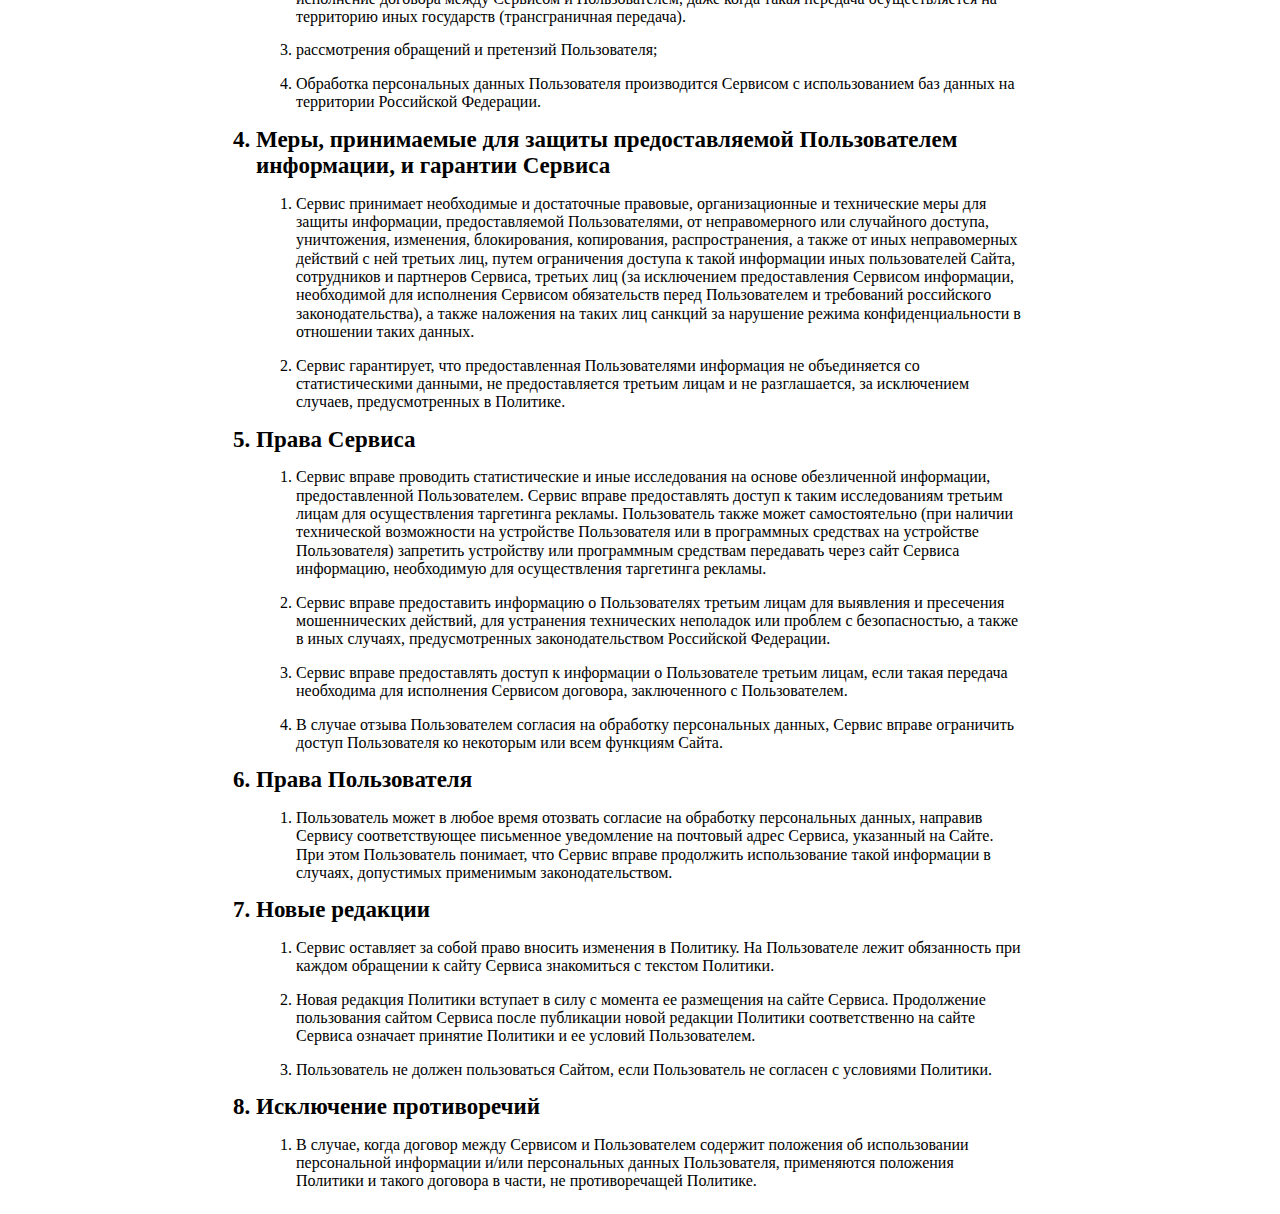
<file: privacy.html>
<!DOCTYPE html>
<html lang="en">
<head>
    <meta charset="UTF-8">
    <meta name="viewport" content="width=device-width, initial-scale=1.0">
    <title>Privicy Policy</title>
    <link rel="stylesheet" href="style/css/style.css">
    <link rel="stylesheet" href="style/css/normalize.css">
    <link rel="stylesheet" href="fonts/stylesheet.css">
    <link href="https://fonts.googleapis.com/css2?family=Roboto:ital,wght@0,100;0,300;0,400;0,500;0,700;0,900;1,100;1,300;1,400;1,500;1,700;1,900&display=swap" rel="stylesheet">
</head>
<body>


    <div class="privacy">
        <h2 class="privacy__title">Политика конфиденциальности</h2>

        <p class="privacy__regular">Российская Федерация, город Москва <br> Версия от 05.12.2019 </p>
        <p class="privacy__regular">Настоящая политика конфиденциальности (далее — «Политика») 
            разработана в соответствии с Федеральным законом от 27.07.2006 No152-ФЗ «О персональных данных» 
            и устанавливает правила использования Приложением MOST и сайтом <a href="index.html">​https://most-app.com/</a>​(далее — «Сервис») 
            (Сервис предоставлен ООО «МОСТ ЭПП», ОГРН 11197746552002, ИНН 9725020321, КПП 772501001, 
            Юридический адрес: 115054, г. Москва,ул. Дубининская, дом 57, строение 1 эт 4, пом I, ком 10А) 
            персональной информации, получаемой от пользователей Приложения MOST и сайт <a href="index.html">​https://most-app.com/</a>​​(далее — 
            «Пользователи»).</p>
        <p class="privacy__regular">Текст Политики доступен Пользователям в сети Интернет по сетевому адресу <a href="privacy.html">​https://most-app.com/privacy.html</a>​​</p>
        <p class="privacy__regular">Использование сайта <a href="index.html">​https://most-app.com/</a>​​(далее — «Сайт») означает выражение Пользователем безоговорочного согласия с Политикой и указанными условиями обработки информации.</p>

        <ol class='privacy__list'>
            <li class='privacy__list_1'>Информация, получаемая Сервисом</li>
            <ol class='privacy__list_2'>
                <li>Сервис собирает, получает доступ и использует в определенных Политикой целях персональные данные Пользователя, техническую и иную информацию, связанную с Пользователем, в частности:</li>

                <ol class='privacy__list_3'>
                    <li >информацию, которую Пользователь предоставляет Сервису при заполнении любой регистрационной формы на Сайте и последующем взаимодействии с Сервисом, в том числе псевдоним Пользователя;</li>
                    <li >сведения о факте, дате, времени посещения сетевых адресов и сайтов в сети «Интернет»;</li>
                    <li >сведения о факте и количестве загрузок Пользователем файлов с сайта в сети «Интернет», а также о наименовании и типе загруженных файлов;</li>
                    <li >продолжительность пользовательской сессии;</li>
                    <li >наименование интернет-провайдера Пользователя;</li>
                    <li >сведения об объеме потребленного сетевого трафика;</li>
                    <li >выданный Пользователю идентификатор файла cookie;</li>
                    <li >сведения о веб-браузере Пользователя и устройстве Пользователя, в том числе его сетевой адрес;</li>
                    <li >поисковые запросы Пользователя;</li>
                    <li >географический адрес точки подключения Пользователя к сети «Интернет»</li>
                </ol>

                <li>Для организации получения (сбора) сведений используются как 
                    технические возможности Сайта, так и функционал сторонних 
                    интернет-сервисов, в частности интернет-сервисы 
                    Google Analytics ( <a href="https://www.google.com/analytics/learn/privacy.html"> https://www.google.com/analytics/learn/privacy.html</a>)​ и Яндекс.Метрика (<a href='https://yandex.ru/legal/metrica_termsofuse/'>https://yandex.ru/legal/metrica_termsofuse/</a>)
                </li>
                <li >Сервис обрабатывает персональные данные, техническую информацию и иную информацию Пользователя бессрочно.</li>
                <li >Сайт не является общедоступным источником персональных данных. При этом в случае совершения Пользователем определенных действий его персональные данные могут стать доступны неопределенному кругу лиц, о чем Пользователь настоящим дает свое согласие.</li>
            </ol>

            <li>Цели использования информации, предоставляемой Пользователем</li>

            <ol class="privacy__list_2">
                <li>Информация, предоставленная Пользователем, используется Сервисом исключительно в целях:</li>

                <ol class="privacy__list_3">
                    <li>заключения между Сервисом и Пользователем лицензионного договора, а также исполнение Сервисом такого лицензионного договора;</li>
                    <li>обеспечения Пользователя технической поддержкой;</li>
                    <li>рассмотрения обращений и претензий Пользователя;</li>
                    <li>направления Пользователю рекламных и/или информационных материалов;</li>
                    <li>улучшения работы и модернизации Сайта;</li>
                    <li> исполнения требований российского законодательства. </li>
                </ol>

            </ol>

            <li>Способы обработки</li>

            <ol class="privacy__list_2">
                <li>Обработка персональных данных Пользователя означает запись, систематизацию, накопление, хранение, уточнение (обновление, изменение), извлечение, использование, передачу (распространение, предоставление, доступ), обезличивание, блокирование, удаление, уничтожение персональных данных Пользователя, не подпадающих под специальные категории, на обработку которых Сервису, согласно
                    действующему законодательству Российской Федерации, требуется письменное согласие Пользователя.</li>
                <li>Пользователь дает свое согласие Сервису на обработку персональных данных Пользователя, предоставляемых при заполнении любой регистрационной формы на Сайте и в ходе дальнейшего взаимодействия с Сервисом, в том числе на передачу таких персональных данных третьим лицам во исполнение договора между Сервисом и Пользователем, даже когда такая передача осуществляется на территорию иных государств (трансграничная передача).</li>
                <li>рассмотрения обращений и претензий Пользователя;</li>
                <li>Обработка персональных данных Пользователя производится Сервисом с использованием баз данных на территории Российской Федерации.
                </li>
            </ol>

            <li>Меры, принимаемые для защиты предоставляемой Пользователем информации, и гарантии Сервиса</li>

            <ol class="privacy__list_2">
                <li>Сервис принимает необходимые и достаточные правовые, организационные и технические меры для защиты информации, предоставляемой Пользователями, от неправомерного или случайного доступа, уничтожения, изменения, блокирования, копирования, распространения, а также от иных неправомерных действий с ней третьих лиц, путем ограничения доступа к такой информации иных пользователей Сайта, сотрудников и партнеров Сервиса, третьих лиц (за исключением предоставления Сервисом информации, необходимой для исполнения Сервисом обязательств перед Пользователем и требований российского законодательства), а также наложения на таких лиц санкций за нарушение режима конфиденциальности в отношении таких данных.</li>
                <li>Сервис гарантирует, что предоставленная Пользователями информация не объединяется со
                    статистическими данными, не предоставляется третьим лицам и не разглашается, за исключением случаев, предусмотренных в Политике.</li>
            </ol>

            <li>Права Сервиса</li>

            <ol class="privacy__list_2">
                <li>Сервис вправе проводить статистические и иные исследования на основе обезличенной информации, предоставленной Пользователем. Сервис вправе предоставлять доступ к таким исследованиям третьим лицам для осуществления таргетинга рекламы. Пользователь также может самостоятельно (при наличии технической возможности на устройстве Пользователя или в программных средствах на устройстве Пользователя) запретить устройству или программным средствам передавать через сайт Сервиса информацию, необходимую для осуществления таргетинга рекламы.</li>
                <li>Сервис вправе предоставить информацию о Пользователях третьим лицам для выявления и пресечения мошеннических действий, для устранения технических неполадок или проблем с безопасностью, а также в иных случаях, предусмотренных законодательством Российской Федерации.</li>
                <li>Сервис вправе предоставлять доступ к информации о Пользователе третьим лицам, если такая передача необходима для исполнения Сервисом договора, заключенного с Пользователем.</li>
                <li>В случае отзыва Пользователем согласия на обработку персональных данных, Сервис вправе ограничить доступ Пользователя ко некоторым или всем функциям Сайта.</li>
            </ol>

            <li>Права Пользователя</li>

            <ol class="privacy__list_2">
                <li>Пользователь может в любое время отозвать согласие на обработку персональных данных, направив Сервису
                    соответствующее письменное уведомление на почтовый адрес Сервиса, указанный на Сайте. При этом Пользователь понимает, что Сервис вправе продолжить использование такой информации в случаях, допустимых применимым законодательством.</li>
            </ol>

            <li>Новые редакции</li>
            <ol class="privacy__list_2">
                <li>Сервис оставляет за собой право вносить изменения в Политику. На Пользователе лежит обязанность при каждом обращении к сайту Сервиса знакомиться с текстом Политики.</li>
                <li>Новая редакция Политики вступает в силу с момента ее размещения на сайте Сервиса. Продолжение пользования сайтом Сервиса после публикации новой редакции Политики соответственно на сайте Сервиса означает принятие Политики и ее условий Пользователем.</li>
                <li>Пользователь не должен пользоваться Сайтом, если Пользователь не согласен с условиями Политики.</li>
            </ol>

            <li>Исключение противоречий</li>
            <ol class="privacy__list_2">
                <li>В случае, когда договор между Сервисом и Пользователем содержит положения об использовании персональной информации и/или персональных данных Пользователя, применяются положения Политики и такого договора в части, не противоречащей Политике.</li>
            </ol>





            

        </ol>

    </div>

    
</body>
</html>
</file>
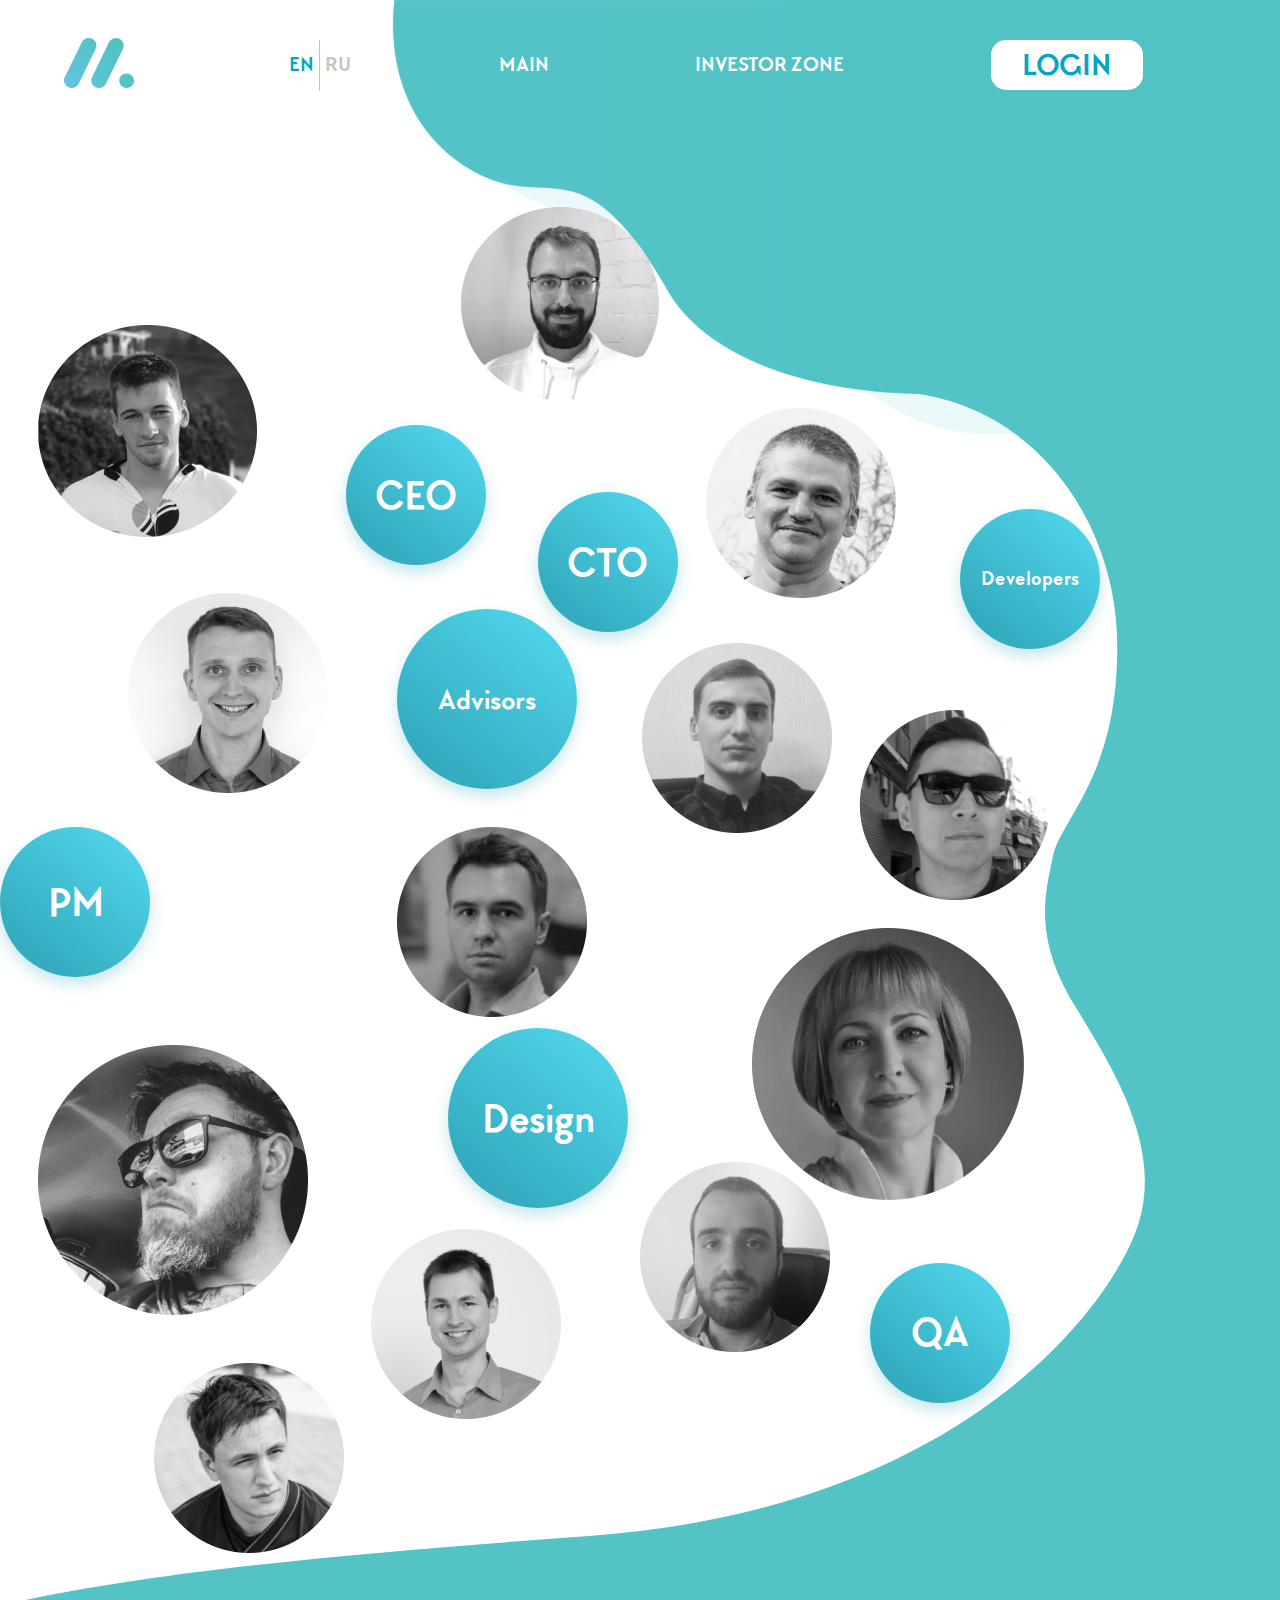
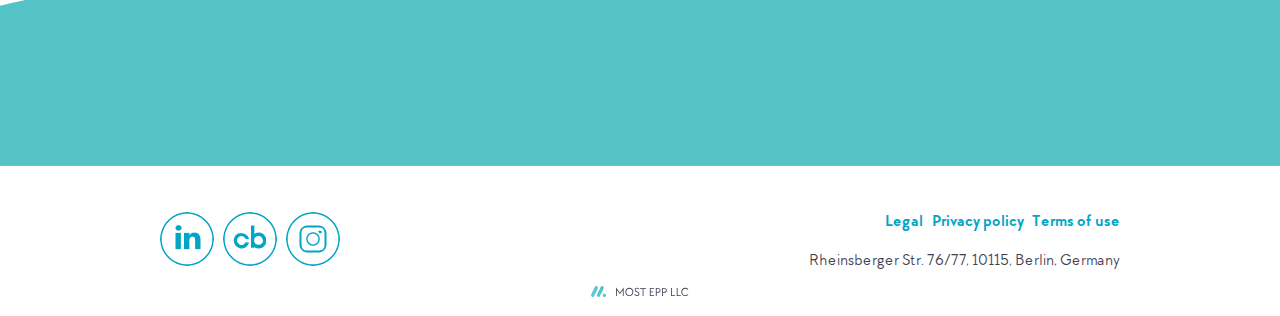
<file: team.html>
<!DOCTYPE html>
<html lang="en">
<head>
    <meta charset="UTF-8">
    <meta name="viewport" content="width=device-width, initial-scale=1.0">
    <title>MOST</title>
    <link rel="stylesheet" href="style/css/style.css">
    <link rel="stylesheet" href="style/css/normalize.css">
    <link rel="stylesheet" href="fonts/stylesheet.css">
    <link href="https://fonts.googleapis.com/css2?family=Roboto:ital,wght@0,100;0,300;0,400;0,500;0,700;0,900;1,100;1,300;1,400;1,500;1,700;1,900&display=swap" rel="stylesheet">
    <script   src="https://code.jquery.com/jquery-3.5.1.min.js"   integrity="sha256-9/aliU8dGd2tb6OSsuzixeV4y/faTqgFtohetphbbj0="   crossorigin="anonymous"></script>
</head>

<body>

    <header class="header">
        <a href="index.html" class="main"><img class="header__logo" src="img/header/most-logo.svg" alt=""></a>
        <div class="header__content header__content_team">
            <div class="header__language">
                <a href="#" class="header__link header__lang header__lang_active">EN</a> <div class="header__line"></div> <a href="#" class="header__lang header__link">RU</a>
            </div>
            <a href="index.html" class="header__link">Main</a>
            <a href="investor-zone.html" class="header__link">Investor Zone</a>
            <a href="https://client.most-app.com/auth/login" class="header__link header__button">LOGIN</a>
        </div>
        <div class="header__burger">
            <img class="header__span header__long" src="img/header/long.svg" alt=""><img class="header__span header__shot" src="img/header/shot.svg" alt="">
        </div>
    </header>

    <section class="menu">

        <img class="menu__logo" src="img/header/most-logo.svg" alt="">

        <img src="img/menu/axe.svg" alt="" class="menu__close">

        <div class="header__language menu__languages">
            <a href="#" class="header__link header__lang header__lang_active">EN</a> <div class="header__line"></div> <a href="#" class="header__lang header__link">RU</a>
        </div>
        <div id='menu-container' class="menu__container">

            <a href="index.html" class="menu__link">Main</a>
            <a href="investor-zone.html" class="menu__link">Investor Zone</a>

            <a href="https://client.most-app.com/auth/login" class="header__link header__button menu__button">LOGIN</a>

        </div>

    </section>
    
    <img src="img/team/top.svg" alt="" class="team__top">
    <img src="img/team/top-mobile.png" alt="" class="team__top_mobile">
    <div class="team">

        <img src="img/team/bottom.svg" alt="" class="team__bottom">
        <img src="img/team/bottom-mobile.png" alt="" class="team__bottom_mobile">

        <img src="img/team/1.png" alt="" class="team__photo team__photo_1">
        <img src="img/team/2.png" alt="" class="team__photo team__photo_2">
        <img src="img/team/3.png" alt="" class="team__photo team__photo_3">
        <img src="img/team/4.png" alt="" class="team__photo team__photo_4">
        <img src="img/team/5.png" alt="" class="team__photo team__photo_5">
        <img src="img/team/6.png" alt="" class="team__photo team__photo_6">
        <img src="img/team/7.png" alt="" class="team__photo team__photo_7">
        <img src="img/team/8.png" alt="" class="team__photo team__photo_8">
        <img src="img/team/9.png" alt="" class="team__photo team__photo_9">
        <img src="img/team/10.png" alt="" class="team__photo team__photo_10">
        <img src="img/team/11.png" alt="" class="team__photo team__photo_11">
        <img src="img/team/12.png" alt="" class="team__photo team__photo_12">


        <div class="blue_team blue_ceo">CEO</div>
        <div class="blue_team blue_cto">CTO</div>
        <div class="blue_team blue_advisors">Advisors</div>
        <div class="blue_team blue_developers">Developers</div>
        <div class="blue_team blue_pm">PM</div>
        <div class="blue_team blue_design">Design</div>
        <div class="blue_team blue_qa">QA</div>



    </div>

    <footer class="footer footer-2">
        <div class="footer__container">
            <div class="footer__links">
                <a href="https://www.linkedin.com/company/11787095/admin/" class="footer__link"><img src="img/footer/linkedin.png" alt=""></a>
                <a href="https://www.crunchbase.com/organization/most-app" class="footer__link"><img src="img/footer/crunchbase.png" alt=""></a>
                <a href="https://instagram.com/most.epp?igshid=mrwabyyjugdi" class="footer__link"><img src="img/footer/insta.png" alt=""></a>
            </div>

            <div class="footer__position">
                <a href="legal.html" class="footer__about">Legal</a>
                <a href="privacy.html" class="footer__about">Privacy policy</a>
                <a href="term-of.htm" class="footer__about">Terms of use</a>
            </div>

            <span class="footer__adress">Rheinsberger Str. 76/77, 10115, Berlin, Germany</span>

        </div>

        <img src="img/footer/most.svg" alt="" class="footer__logo">
    </footer>

    <script src='scripts/menu.js'></script>
    <script src='scripts/team.js'></script>

</body>

</html>
</file>
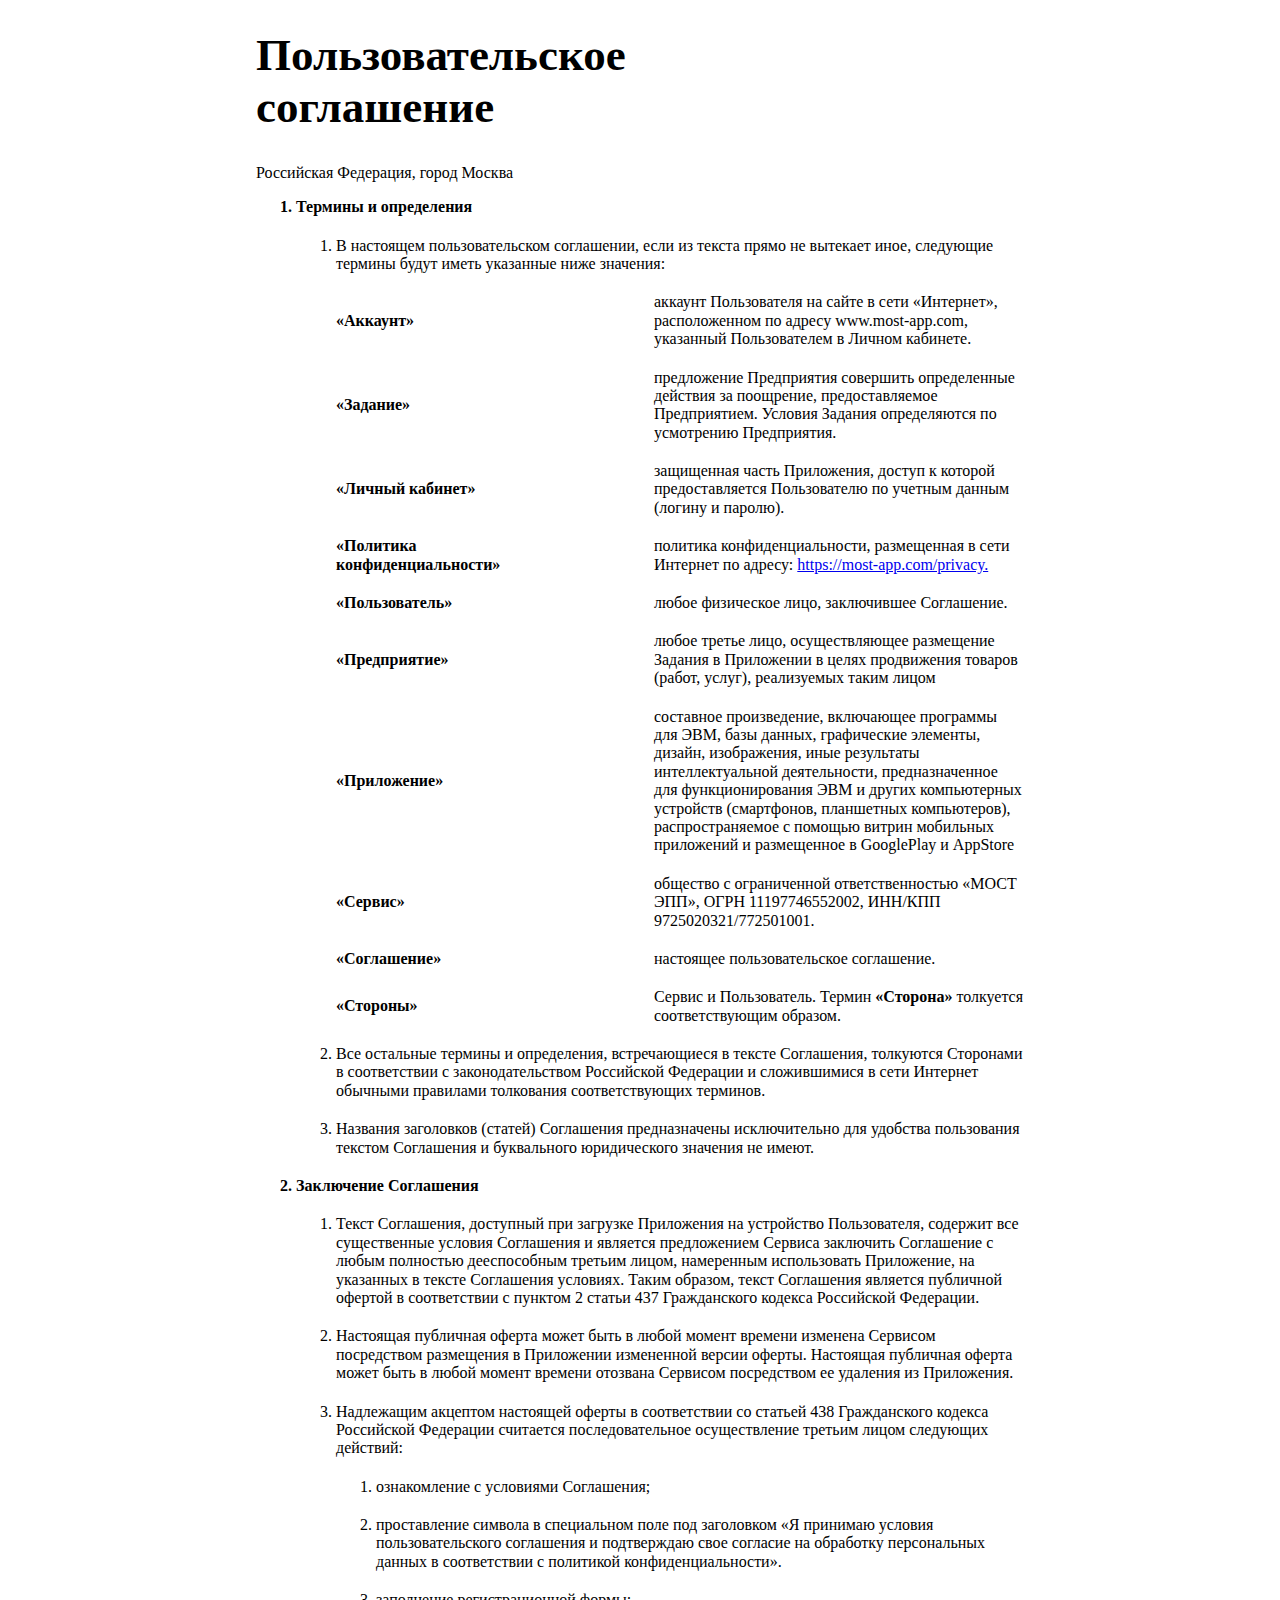
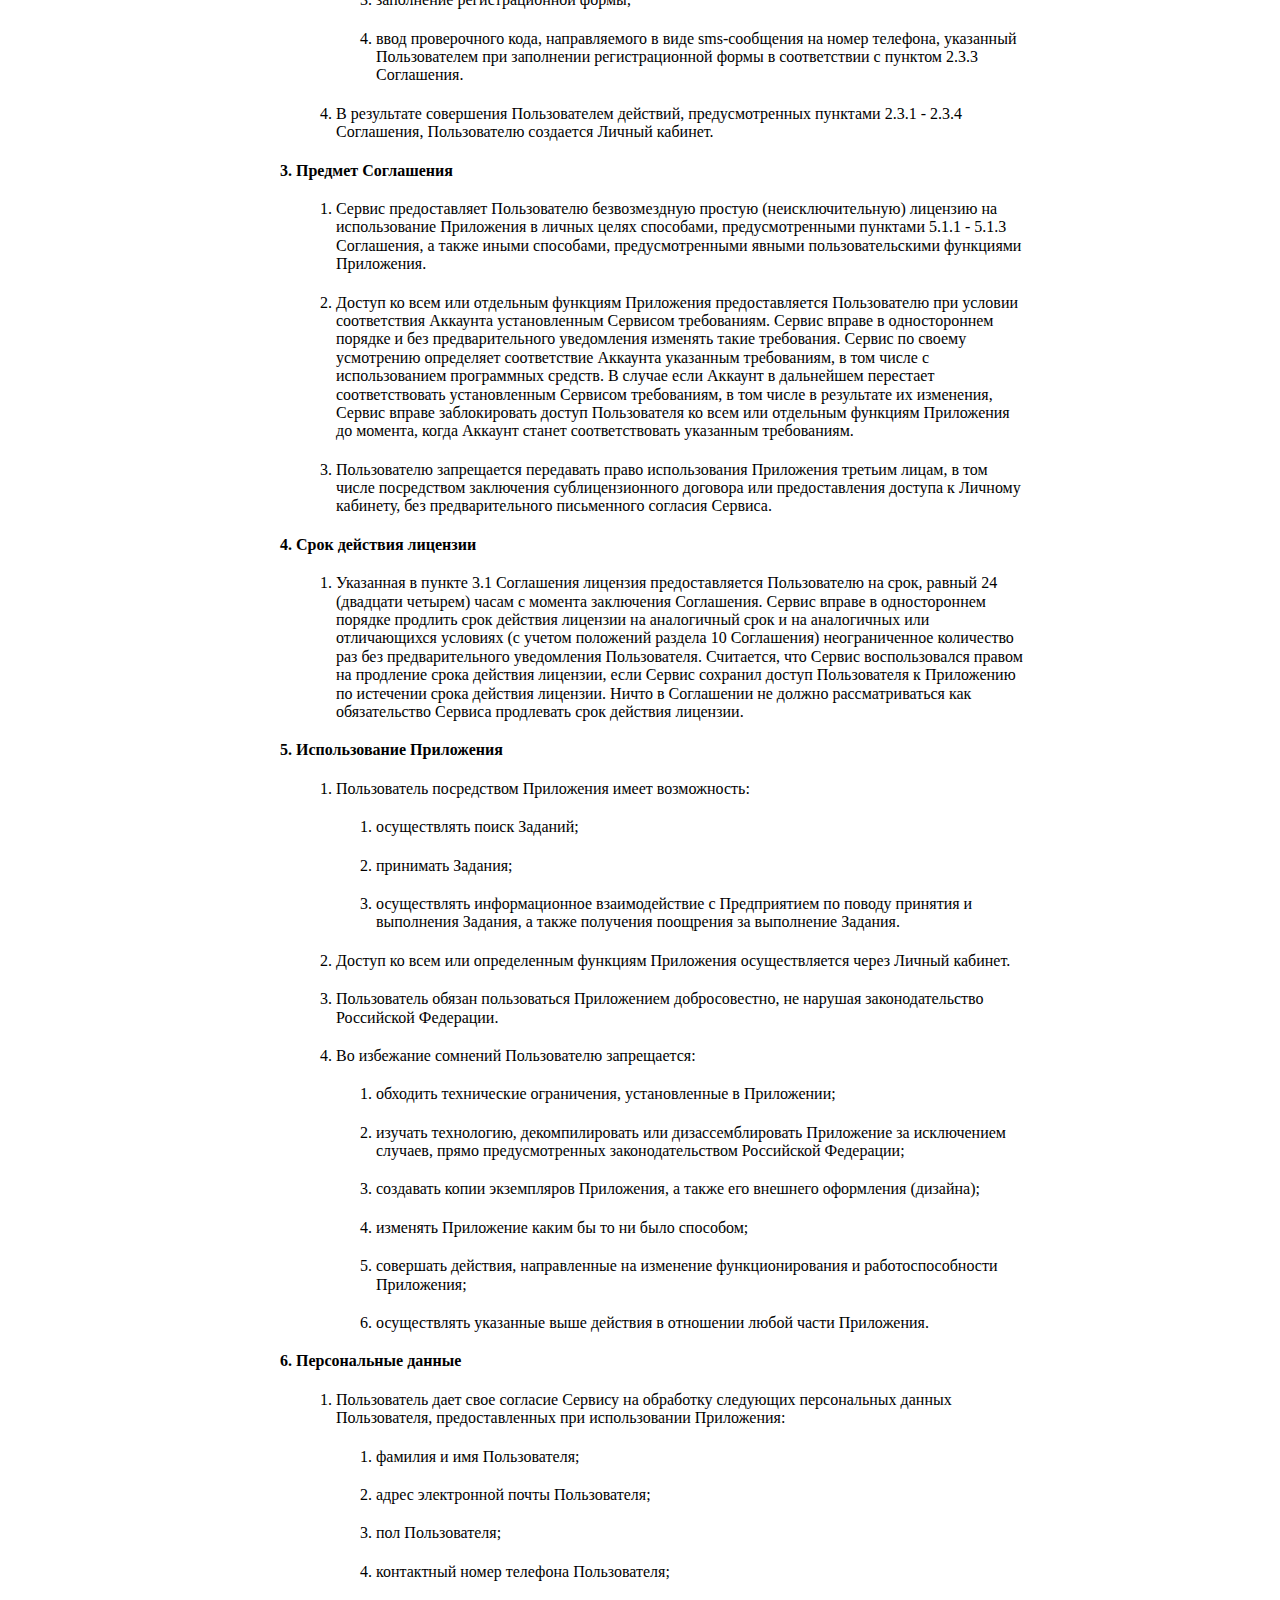
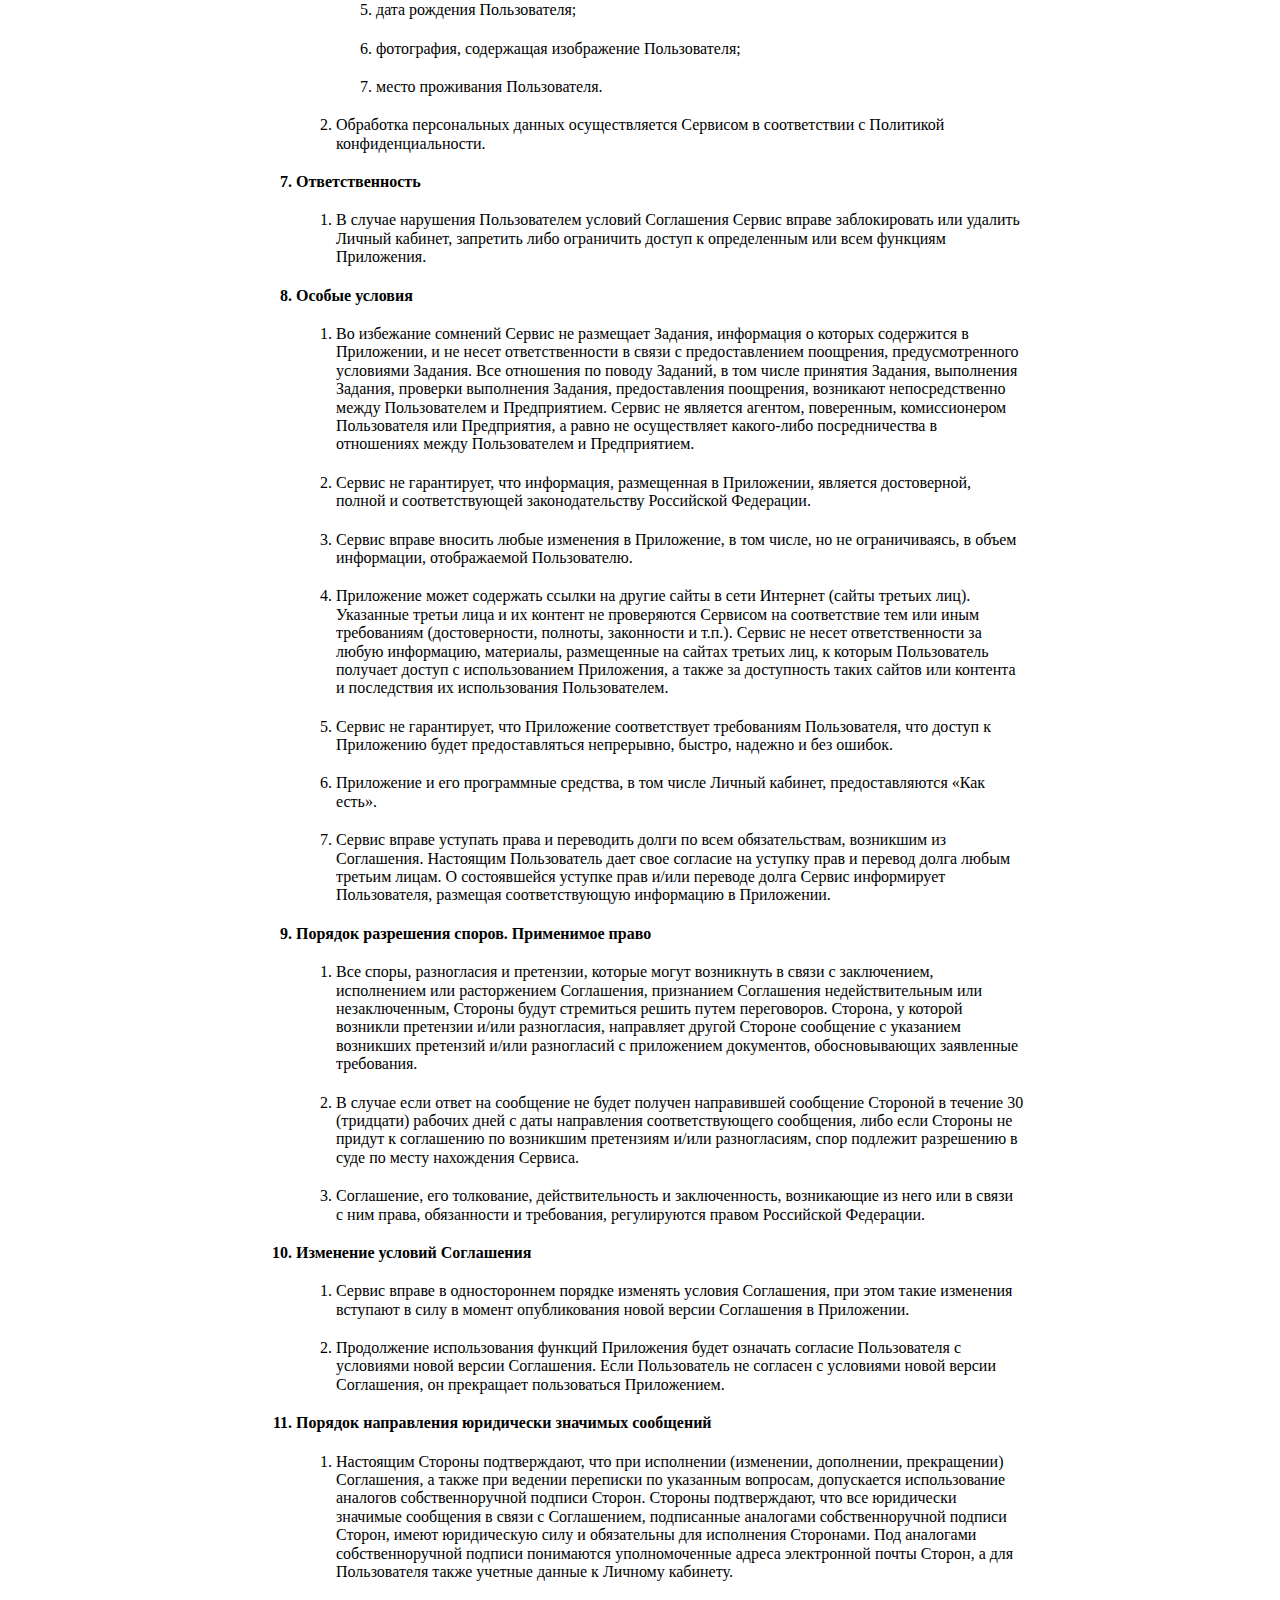
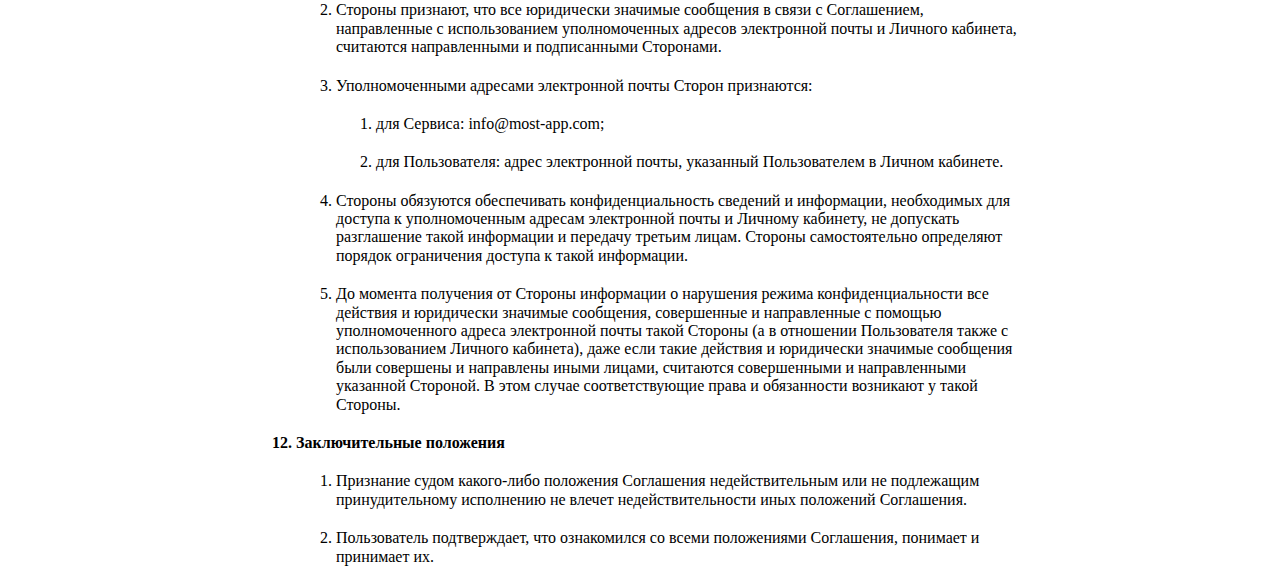
<file: term-of.html>
<!DOCTYPE html>
<html lang="en">
<head>
    <meta charset="UTF-8">
    <meta name="viewport" content="width=device-width, initial-scale=1.0">
    <title>Privicy Policy</title>
    <link rel="stylesheet" href="style/css/style.css">
    <link rel="stylesheet" href="style/css/normalize.css">
    <link rel="stylesheet" href="fonts/stylesheet.css">
    <link href="https://fonts.googleapis.com/css2?family=Roboto:ital,wght@0,100;0,300;0,400;0,500;0,700;0,900;1,100;1,300;1,400;1,500;1,700;1,900&display=swap" rel="stylesheet">
</head>
<body>

    <div class="term">

        <h1 class="term__title">Пользовательское <br> соглашение</h1>

        <p class="term__regular">Российская Федерация, город Москва</p>

        <ol class='term__list'>

            <li>Термины и определения</li>

            <ol class="term__list_2">
                <li> В настоящем пользовательском соглашении, если
                    из текста прямо не вытекает иное, следующие термины будут иметь указанные ниже значения: </li>

                <div class='term__desc'>
                    <span class='term__desc_left'>«Аккаунт»</span>
                    <span class='term__desc_right'>аккаунт Пользователя на сайте в сети «Интернет», расположенном по адресу www.most-app.com, указанный Пользователем в Личном кабинете.</span>
                </div>

                <div class='term__desc'>
                    <span class='term__desc_left'>«Задание»</span>
                    <span class='term__desc_right'>предложение Предприятия совершить определенные действия за поощрение, предоставляемое Предприятием. Условия Задания определяются
                        по усмотрению Предприятия.</span>
                </div>

                <div class='term__desc'>
                    <span class='term__desc_left'>«Личный кабинет»</span>
                    <span class='term__desc_right'>защищенная часть Приложения, доступ к которой предоставляется Пользователю по учетным данным (логину и паролю).</span>
                </div>

                <div class='term__desc'>
                    <span class='term__desc_left'>«Политика конфиденциальности»</span>
                    <span class='term__desc_right'>политика конфиденциальности, размещенная в сети Интернет по адресу:
                        <a href="privacy.html">https://most-app.com/privacy.​</a>
                    </span>
                </div>

                <div class='term__desc'>
                    <span class='term__desc_left'>«Пользователь»</span>
                    <span class='term__desc_right'>любое физическое лицо, заключившее Соглашение.
                    </span>
                </div>

                <div class='term__desc'>
                    <span class='term__desc_left'>«Предприятие»</span>
                    <span class='term__desc_right'>любое третье лицо, осуществляющее размещение Задания в Приложении в целях продвижения товаров (работ, услуг), реализуемых таким лицом
                    </span>
                </div>

                <div class='term__desc'>
                    <span class='term__desc_left'>«Приложение»</span>
                    <span class='term__desc_right'>составное произведение, включающее программы для ЭВМ, базы данных, графические элементы, дизайн, изображения, иные результаты интеллектуальной деятельности, предназначенное для функционирования ЭВМ и других компьютерных устройств (смартфонов, планшетных компьютеров), распространяемое с помощью витрин
                        мобильных приложений и размещенное в GooglePlay и AppStore
                    </span>
                </div>

                <div class='term__desc'>
                    <span class='term__desc_left'>«Сервис»</span>
                    <span class='term__desc_right'>общество с ограниченной ответственностью «МОСТ ЭПП», ОГРН 11197746552002, ИНН/КПП 9725020321/772501001.
                    </span>
                </div>

                <div class='term__desc'>
                    <span class='term__desc_left'>«Соглашение»</span>
                    <span class='term__desc_right'>настоящее пользовательское соглашение.
                    </span>
                </div>

                <div class='term__desc'>
                    <span class='term__desc_left'>«Стороны»</span>
                    <span class='term__desc_right'>Сервис и Пользователь.
                        Термин <strong>​«Сторона»</strong> ​толкуется соответствующим образом.
                    </span>
                </div>

                <li> Все остальные термины и определения, встречающиеся в тексте Соглашения, толкуются Сторонами
                    в соответствии с законодательством Российской Федерации и сложившимися в сети Интернет обычными правилами толкования соответствующих терминов. </li>

                <li> Названия заголовков (статей) Соглашения предназначены исключительно для удобства пользования текстом Соглашения и буквального юридического значения не имеют. </li>

            </ol>

            <li>Заключение Соглашения</li>

            <ol class="term__list_2">

                <li>Текст Соглашения, доступный при загрузке Приложения на устройство Пользователя, содержит
                    все существенные условия Соглашения и является предложением Сервиса заключить Соглашение с любым полностью дееспособным третьим лицом, намеренным использовать Приложение, на указанных в тексте Соглашения условиях. Таким образом, текст Соглашения является публичной офертой в соответствии с пунктом 2 статьи 437 Гражданского кодекса Российской Федерации.</li>

                <li>Настоящая публичная оферта может быть в любой момент времени изменена Сервисом посредством размещения в Приложении измененной версии оферты. Настоящая публичная оферта может быть в любой момент времени отозвана Сервисом посредством ее удаления из Приложения.</li>

                <li>Надлежащим акцептом настоящей оферты
                    в соответствии со статьей 438 Гражданского кодекса Российской Федерации считается последовательное осуществление третьим лицом следующих действий:</li>

                    <ol class='term__list_3'>
                        <li>ознакомление с условиями Соглашения;</li>
                        <li>проставление символа в специальном поле
                            под заголовком «Я принимаю условия пользовательского соглашения и подтверждаю свое согласие на обработку персональных данных
                            в соответствии с политикой конфиденциальности».</li>
                        <li>заполнение регистрационной формы;</li>
                        <li>ввод проверочного кода, направляемого в виде sms-сообщения на номер телефона, указанный Пользователем при заполнении регистрационной формы в соответствии с пунктом 2.3.3 Соглашения.</li>

                    </ol>

                <li>В результате совершения Пользователем действий, предусмотренных пунктами 2.3.1 - 2.3.4 Соглашения, Пользователю создается Личный кабинет.</li>
            </ol>

            <li>Предмет Соглашения</li>

            <ol class="term__list_2">

                <li>Сервис предоставляет Пользователю безвозмездную простую (неисключительную) лицензию на использование Приложения в личных целях способами, предусмотренными пунктами 5.1.1 - 5.1.3 Соглашения,
                    а также иными способами, предусмотренными явными пользовательскими функциями Приложения.</li>

                <li>Доступ ко всем или отдельным функциям Приложения предоставляется Пользователю при условии соответствия Аккаунта установленным Сервисом требованиям. Сервис вправе в одностороннем порядке и без предварительного уведомления изменять такие требования. Сервис по своему усмотрению определяет соответствие Аккаунта указанным требованиям, в том числе с использованием программных средств. В случае если Аккаунт в дальнейшем перестает соответствовать установленным Сервисом требованиям, в том числе
                    в результате их изменения, Сервис вправе заблокировать доступ Пользователя ко всем или отдельным функциям Приложения до момента, когда Аккаунт станет соответствовать указанным требованиям.</li>

                <li>Пользователю запрещается передавать право использования Приложения третьим лицам, в том числе посредством заключения сублицензионного договора или предоставления доступа к Личному кабинету,
                    без предварительного письменного согласия Сервиса.</li>

            </ol>

            <li>Срок действия лицензии</li>

            <ol class="term__list_2">

                <li>Указанная в пункте 3.1 Соглашения лицензия предоставляется Пользователю на срок, равный 24 (двадцати четырем) часам с момента заключения Соглашения. Сервис вправе в одностороннем порядке продлить срок действия лицензии на аналогичный срок и на аналогичных или отличающихся условиях (с учетом положений раздела 10 Соглашения) неограниченное количество раз без предварительного уведомления Пользователя. Считается, что Сервис воспользовался правом на продление срока действия лицензии, если Сервис сохранил доступ Пользователя к Приложению по истечении срока действия лицензии. Ничто
                    в Соглашении не должно рассматриваться
                    как обязательство Сервиса продлевать срок действия лицензии.</li>
            
            </ol>

            <li>Использование Приложения</li>

            <ol class="term__list_2">

                <li>Пользователь посредством Приложения имеет возможность:</li>

                <ol class="term__list_3">

                    <li>осуществлять поиск Заданий;</li>
                    <li>принимать Задания;</li>
                    <li>осуществлять информационное взаимодействие
                        с Предприятием по поводу принятия и выполнения Задания, а также получения поощрения
                        за выполнение Задания.
                        </li>

                </ol>

                <li>Доступ ко всем или определенным функциям Приложения осуществляется через Личный кабинет.</li>

                <li>Пользователь обязан пользоваться Приложением добросовестно, не нарушая законодательство Российской Федерации.</li>

                <li>Во избежание сомнений Пользователю запрещается:</li>
                <ol class="term__list_2">

                    <li>обходить технические ограничения, установленные в Приложении;</li>
                    <li>изучать технологию, декомпилировать
                        или дизассемблировать Приложение за исключением случаев, прямо предусмотренных законодательством Российской Федерации;</li>
                    <li>создавать копии экземпляров Приложения, а также его внешнего оформления (дизайна);</li>
                    <li>изменять Приложение каким бы то ни было способом;</li>
                    <li>совершать действия, направленные на изменение функционирования и работоспособности Приложения;</li>
                    <li>осуществлять указанные выше действия в отношении любой части Приложения.</li>

                </ol>
            </ol>

                <li>Персональные данные</li>

                <ol class="term__list_2">

                    <li>Пользователь дает свое согласие Сервису на обработку следующих персональных данных Пользователя, предоставленных при использовании Приложения:</li>
                    <ol class="term__list_3">
                        <li>фамилия и имя Пользователя;</li>
                        <li>адрес электронной почты Пользователя;</li>
                        <li>пол Пользователя;</li>
                        <li>контактный номер телефона Пользователя;
                        </li>
                        <li>дата рождения Пользователя;</li>
                        <li>фотография, содержащая изображение Пользователя;</li>
                        <li>место проживания Пользователя.</li>
                    </ol>

                    <li>Обработка персональных данных осуществляется Сервисом в соответствии с Политикой конфиденциальности.</li>
                </ol>

                <li>Ответственность</li>
                
                <ol class="term__list_2">

                    <li>В случае нарушения Пользователем условий Соглашения Сервис вправе заблокировать или удалить Личный кабинет, запретить либо ограничить доступ
                        к определенным или всем функциям Приложения.</li>

                </ol>

                <li>Особые условия</li>

                <ol class="term__list_2">

                    <li>Во избежание сомнений Сервис не размещает Задания, информация о которых содержится в Приложении, и не несет ответственности в связи с предоставлением
                        поощрения, предусмотренного условиями Задания.
                        Все отношения по поводу Заданий, в том числе принятия Задания, выполнения Задания, проверки выполнения Задания, предоставления поощрения, возникают непосредственно между Пользователем и Предприятием. Сервис не является агентом, поверенным, комиссионером Пользователя или Предприятия, а равно не осуществляет какого-либо посредничества
                        в отношениях между Пользователем и Предприятием.</li>

                    <li>Сервис не гарантирует, что информация, размещенная в Приложении, является достоверной, полной
                        и соответствующей законодательству Российской Федерации.
                        </li>    

                    <li>Сервис вправе вносить любые изменения в Приложение, в том числе, но не ограничиваясь, в объем информации, отображаемой Пользователю.</li>

                    <li>Приложение может содержать ссылки на другие сайты в сети Интернет (сайты третьих лиц). Указанные третьи лица и их контент не проверяются Сервисом
                        на соответствие тем или иным требованиям (достоверности, полноты, законности и т.п.). Сервис
                        не несет ответственности за любую информацию, материалы, размещенные на сайтах третьих лиц,
                        к которым Пользователь получает доступ
                        с использованием Приложения, а также за доступность таких сайтов или контента и последствия
                        их использования Пользователем.</li>

                    <li>Сервис не гарантирует, что Приложение соответствует требованиям Пользователя, что доступ к Приложению будет предоставляться непрерывно, быстро, надежно и без ошибок.</li>
            
                    <li>Приложение и его программные средства, в том числе Личный кабинет, предоставляются «Как есть».
                    </li>

                    <li>Сервис вправе уступать права и переводить долги
                        по всем обязательствам, возникшим из Соглашения. Настоящим Пользователь дает свое согласие на уступку прав и перевод долга любым третьим лицам.
                        О состоявшейся уступке прав и/или переводе долга Сервис информирует Пользователя, размещая соответствующую информацию в Приложении.</li>
                

                </ol>

                <li>Порядок разрешения споров. Применимое право</li>


                <ol class="term__list_2">
                    

                    <li>Все споры, разногласия и претензии, которые могут возникнуть в связи с заключением, исполнением
                        или расторжением Соглашения, признанием Соглашения недействительным или незаключенным, Стороны будут стремиться решить путем переговоров. Сторона,
                        у которой возникли претензии и/или разногласия, направляет другой Стороне сообщение с указанием возникших претензий и/или разногласий с приложением документов, обосновывающих заявленные требования.</li>

                    <li>В случае если ответ на сообщение не будет получен направившей сообщение Стороной в течение 30 (тридцати) рабочих дней с даты направления соответствующего сообщения, либо если Стороны
                        не придут к соглашению по возникшим претензиям и/или разногласиям, спор подлежит разрешению в суде
                        по месту нахождения Сервиса.</li>

                    <li>Соглашение, его толкование, действительность
                        и заключенность, возникающие из него или в связи с ним права, обязанности и требования, регулируются правом Российской Федерации.</li>
                
                    </ol>

                <li>Изменение условий Соглашения</li>

                <ol class="term__list_2">

                    <li>Сервис вправе в одностороннем порядке изменять условия Соглашения, при этом такие изменения вступают в силу в момент опубликования новой версии Соглашения в Приложении.</li>

                    <li>Продолжение использования функций Приложения будет означать согласие Пользователя с условиями новой версии Соглашения. Если Пользователь не согласен
                        с условиями новой версии Соглашения, он прекращает пользоваться Приложением.</li>

                </ol>

                <li> 
                    Порядок направления юридически значимых сообщений </li>

                    <ol class="term__list_2">

                        <li>Настоящим Стороны подтверждают, что при исполнении (изменении, дополнении, прекращении) Соглашения,
                            а также при ведении переписки по указанным вопросам, допускается использование аналогов собственноручной подписи Сторон. Стороны подтверждают, что все юридически значимые сообщения в связи
                            с Соглашением, подписанные аналогами собственноручной подписи Сторон, имеют юридическую силу и обязательны для исполнения Сторонами.
                            Под аналогами собственноручной подписи понимаются уполномоченные адреса электронной почты Сторон,
                            а для Пользователя также учетные данные к Личному кабинету.</li>

                        <li>Стороны признают, что все юридически значимые сообщения в связи с Соглашением, направленные
                            с использованием уполномоченных адресов электронной почты и Личного кабинета, считаются направленными
                            и подписанными Сторонами.
                            </li>
                        <li>Уполномоченными адресами электронной почты Сторон признаются:</li>

                        <ol class="term__list_3">
                        
                            <li>для Сервиса: info@most-app.com;</li>
                            <li>для Пользователя: адрес электронной почты, указанный Пользователем в Личном кабинете.</li>     
                            
                        </ol>

                        <li>Стороны обязуются обеспечивать конфиденциальность сведений и информации, необходимых для доступа
                            к уполномоченным адресам электронной почты
                            и Личному кабинету, не допускать разглашение такой информации и передачу третьим лицам. Стороны самостоятельно определяют порядок ограничения доступа к такой информации.</li>
                        <li>До момента получения от Стороны информации
                            о нарушения режима конфиденциальности все действия и юридически значимые сообщения, совершенные
                            и направленные с помощью уполномоченного адреса электронной почты такой Стороны (а в отношении Пользователя также с использованием Личного кабинета), даже если такие действия и юридически значимые сообщения были совершены и направлены иными лицами, считаются совершенными
                            и направленными указанной Стороной. В этом случае соответствующие права и обязанности возникают у такой Стороны.</li>

                    </ol>

            <li>Заключительные положения</li>

            <ol class="term__list_2">

                <li>
                    Признание судом какого-либо положения Соглашения недействительным или не подлежащим принудительному исполнению не влечет недействительности иных положений Соглашения.
                </li>

                <li>Пользователь подтверждает, что ознакомился со всеми положениями Соглашения, понимает и принимает их.</li>

            </ol>



        </ol>

    </div>



</body>
</html>
</file>
<file: style/css/style.css>
img {
  image-rendering: optimizeSpeed;
}

.section__title {
  font-family: TT Chocolates;
  font-style: normal;
  font-weight: bold;
  font-size: 40px;
  line-height: 48px;
  color: #414052;
  text-align: center;
}

.features {
  width: 526px;
  height: 44px;
  background: #F3F3F3;
  box-shadow: 0px 4px 10px rgba(0, 0, 0, 0.2);
  border-radius: 15px;
  margin: auto;
  display: flex;
  flex-direction: row;
  align-items: center;
  padding-left: 7px;
  padding-right: 7px;
  margin-bottom: 56px;
  transition: .5s ease-in-out;
  transition-property: color,background-color,border-color,box-shadow;
  position: relative;
}

.features_active {
  color: #03A5C4 !important;
  animation-duration: 1s;
  animation: 1s;
  transition: .5s ease-in-out;
  transition-property: color,background-color,border-color,box-shadow;
}

.features__performance {
  font-family: TT Chocolates;
  font-style: normal;
  font-weight: 600;
  font-size: 22px;
  line-height: 30px;
  padding: 3px 14px;
  width: 250px;
  max-height: 36px;
  display: block;
  text-align: center;
  color: #9F9F9F;
  cursor: pointer;
  width: 50%;
  animation-duration: 1s;
  animation: 1s;
}

.blue {
  background: rgba(3, 165, 196, 0.3);
  border-radius: 15px;
  width: 50%;
  height: 88%;
  top: 7%;
  position: absolute;
  left: 1%;
  transition: 1s ease;
}

#blue-for {
  width: 30%;
}

.width-38 {
  width: 38% !important;
}

.width-27 {
  width: 27% !important;
}

.left-mobile {
  left: 49%;
}

.left-for-32 {
  left: 32%;
}

.left-for-72 {
  left: 72%;
}

.right-price-50 {
  right: 50% !important;
}

.left-price-35 {
  left: 35% !important;
}

.left-price-68 {
  left: 68% !important;
}

.left-comments-200 {
  left: 200px !important;
}

.left-comments-350 {
  left: 350px !important;
}

.left-comments-450 {
  left: 450px !important;
}

.slider__try {
  cursor: pointer;
  z-index: 3;
}

@media (max-width: 992px) {
  .features {
    height: 88px;
    flex-direction: column;
    width: 290px;
  }
  .features__performance {
    width: 100%;
    padding: 6px 14px;
  }
  .blue {
    height: 50%;
    width: 100%;
    top: 0;
  }
  .left-mobile {
    top: 49%;
    left: 0;
  }
}

@media (max-width: 1250px) {
  .slider__container {
    height: 620px;
  }
  .slider__block {
    width: 48%;
  }
  .slider__paragraph {
    width: 255px;
  }
  .slider__img {
    width: 500px;
    height: 510px;
    display: block;
  }
}

@media (max-width: 1100px) {
  .slider__container {
    height: 620px;
  }
  .slider__block {
    width: 48%;
  }
  .slider__paragraph {
    width: 210px;
    font-size: 14px;
  }
  .slider__img {
    width: 500px;
    height: 510px;
    display: block;
  }
  .slider__try {
    width: 240px;
    height: 45px;
    font-size: 33px;
  }
  .left-comments-200 {
    left: 35% !important;
  }
  .left-comments-350 {
    left: 60% !important;
  }
  .left-comments-450 {
    left: 82% !important;
  }
}

@media (max-width: 992px) {
  .slider {
    min-height: 990px !important;
  }
}

@media (max-width: 576px) {
  .slider {
    min-height: 780px !important;
  }
  .features {
    margin-bottom: 0;
  }
  .section__title {
    font-size: 26px;
  }
}

@media (min-width: 1900px) {
  .header__content {
    width: 875px !important;
  }
}

.header {
  padding-top: 40px;
  width: 90%;
  margin: auto;
  height: 50px;
  display: flex;
  justify-content: space-between;
  align-items: center;
}

.header__content {
  display: flex;
  width: 900px;
  justify-content: space-around;
  align-items: center;
}

.header__language {
  display: flex;
  align-items: center;
}

.header__line {
  width: 1px;
  height: 51px;
  background: #C4C4C4;
  margin-left: 5px;
  margin-right: 5px;
}

.header__link {
  font-weight: 600;
  font-size: 20px;
  line-height: 24px;
  color: #FFFFFF;
  text-decoration: none;
  text-transform: uppercase;
  font-family: TT Chocolates;
}

.header__lang {
  color: #C4C4C4;
}

.header__lang_active {
  color: #03A5C4;
}

.header__button {
  font-family: TT Chocolates;
  width: 152px;
  height: 50px;
  background: linear-gradient(90deg, #FFFFFF 0%, #FFFFFF 52.76%, #FFFFFF 94.29%);
  border-radius: 15px;
  color: #03A5C4;
  font-size: 30px;
  font-style: normal;
  font-weight: 600;
  display: flex;
  align-items: center;
  justify-content: center;
}

.header__logo {
  cursor: pointer;
}

#header-container {
  width: 42%;
  display: flex;
  justify-content: inherit;
}

@media (max-width: 1200px) {
  .header__content {
    width: 800px;
  }
}

@media (min-width: 993px) {
  .header__burger {
    display: none;
  }
}

@media (max-width: 992px) {
  .header__content {
    display: none;
  }
  .header__burger {
    height: 60%;
    width: 50px;
    display: flex;
    flex-direction: column;
    align-items: flex-end;
    justify-content: space-around;
  }
  .header__span {
    display: block;
    height: 3px;
  }
  .header__long {
    width: 100%;
  }
  .header__shot {
    width: 50%;
  }
}

@media (max-width: 768px) {
  .header__logo {
    width: 45px;
  }
  .header__burger {
    height: 50%;
    width: 40px;
  }
}

.hero {
  width: 90%;
  margin: auto;
}

.hero__bg {
  position: absolute;
  top: 0;
  right: 0;
  z-index: -1;
}

.hero__title {
  font-family: TT Chocolates;
  font-style: normal;
  font-weight: bold;
  font-size: 61.7674px;
  line-height: 74px;
  color: #03A5C4;
  margin-top: 225px;
}

.hero__about {
  width: 461px;
  height: 115px;
  font-family: TT Chocolates;
  font-style: normal;
  font-weight: normal;
  font-size: 21px;
  color: #9796A0;
}

.hero__buttons {
  display: flex;
  width: 368px;
  justify-content: space-between;
}

.hero__btn {
  width: 170px;
  height: 52px;
  background: #000000;
  border-radius: 15px;
  border: none;
  outline: none;
  position: relative;
  font-family: Roboto;
  cursor: pointer;
}

.hero__btn img {
  position: absolute;
  left: 11px;
  top: 7px;
}

.hero__download {
  display: block;
  color: #FFFFFF;
  position: absolute;
  top: 10px;
  left: 45px;
  font-size: 11px;
}

.hero__download_app {
  left: 55px;
}

.hero__company {
  color: #FFFFFF;
  position: absolute;
  bottom: 5px;
  left: 45px;
  font-size: 20px;
}

.hero__company_app {
  left: 55px;
}

.hero__link {
  cursor: pointer;
}

@media (max-width: 1200px) {
  .hero__bg {
    width: 800px;
  }
  .hero__title {
    margin-top: 220px;
  }
}

@media (max-width: 992px) and (max-width: 1200px) {
  .hero__bg {
    width: 600px;
  }
  .hero__title {
    font-size: 40px;
  }
  .hero__about {
    font-size: 18px;
    width: 377px;
  }
}

@media (max-width: 768px) {
  .hero__bg {
    width: 400px;
  }
}

@media (max-width: 576px) {
  .hero__bg {
    width: 260px;
    top: -15px;
  }
  .hero__title {
    text-align: center;
    margin-bottom: 0;
    margin-top: 140px;
  }
  .hero__about {
    margin: auto;
    font-size: 16px;
    width: 300px;
  }
  .hero__buttons {
    margin: auto;
    width: 300px;
  }
  .hero__btn {
    width: 140px;
    height: 40px;
  }
  .hero__btn img {
    left: 9px;
    top: 3px;
  }
  .hero__download {
    top: 5px;
  }
  .hero__company {
    font-size: 15px;
  }
  .hero__title, .hero__about, .hero__buttons {
    padding-left: 0px;
  }
}

.reasons {
  padding-bottom: 40px;
}

.reasons__title {
  margin-top: 100px;
  margin-bottom: 75px;
}

.reasons__container {
  width: 980px;
  height: 205px;
  display: flex;
  justify-content: space-between;
  margin: auto;
}

.reasons__block {
  height: 205px;
  display: flex;
  flex-direction: column;
  align-items: center;
  transition: 1s ease-in-out;
}

.reasons__block span {
  width: 165px;
  text-align: center;
  font-family: TT Chocolates;
  font-style: normal;
  font-weight: bold;
  font-size: 18px;
  line-height: 22px;
  color: #414052;
}

.reasons__block:hover img {
  box-shadow: 0px 15px 18px rgba(200, 205, 217, 0.9);
  transition: .3s ease-in-out;
}

.reasons__img {
  margin-bottom: 20px;
  border-radius: 15px;
  transition: .3s ease-in-out;
}

@media (max-width: 992px) {
  .reasons__container {
    flex-wrap: wrap;
    width: 100%;
    height: 445px;
  }
  .reasons__block {
    width: 50%;
  }
}

@media (max-width: 576px) {
  .reasons {
    padding-bottom: 0;
  }
  .reasons__title {
    margin-top: 50px;
    margin-bottom: 50px;
  }
  .reasons__block span {
    font-size: 14px;
    line-height: 17px;
    width: 135px;
  }
  .reasons__img {
    width: 100px;
  }
}

.mobile__phone {
  margin: auto;
  display: block;
  margin-top: 50px;
}

.mobile__container {
  display: flex;
  width: 100%;
  margin: auto;
  position: relative;
  margin-bottom: 70px;
  justify-content: space-between;
}

.mobile__container_second {
  flex-direction: row-reverse;
  justify-content: space-around;
}

.mobile__descriptions {
  display: flex;
  flex-wrap: wrap;
  width: 50%;
  height: 430px;
  margin-top: 70px;
  justify-content: space-between;
}

.mobile__block {
  width: 50%;
  display: flex;
  flex-direction: column;
  height: 200px;
}

.mobile__icon {
  box-shadow: 0px 5px 15px rgba(33, 144, 175, 0.25);
  width: 60px;
  height: 60px;
  margin-bottom: 20px;
}

.mobile__label {
  font-family: TT Chocolates;
  font-style: normal;
  font-weight: bold;
  font-size: 20px;
  line-height: 24px;
  color: #414052;
  width: 225px;
}

.mobile__paragraph {
  font-family: Circe;
  font-style: normal;
  font-weight: normal;
  font-size: 16px;
  line-height: 100%;
  color: #9796A0;
  width: 280px;
  margin-bottom: 23px;
}

.mobile__img {
  max-height: 585px;
}

.mobile__try {
  width: 270px;
  height: 57px;
  padding-bottom: 3px;
  background: rgba(77, 209, 230, 0.3);
  border-radius: 15px;
  font-family: TT Chocolates;
  font-style: normal;
  font-weight: 600;
  font-size: 38px;
  line-height: 46px;
  display: flex;
  justify-content: center;
  align-items: center;
  color: #03A5C4;
  text-align: center;
  position: absolute;
  bottom: 10px;
}

@media (max-width: 1300px) {
  .mobile__container {
    height: 600px;
  }
  .mobile__block {
    width: 48%;
  }
  .mobile__paragraph {
    width: 255px;
  }
  .mobile__img {
    height: 550px;
  }
}

@media (max-width: 1200px) {
  .slider__container {
    height: 620px;
  }
  .slider__block {
    width: 48%;
  }
  .slider__paragraph {
    width: 255px;
  }
  .slider__img {
    width: 500px;
    height: 510px;
    display: block;
  }
}

@media (max-width: 1100px) {
  .mobile__container {
    height: 620px;
  }
  .mobile__block {
    width: 48%;
  }
  .mobile__paragraph {
    width: 210px;
    font-size: 14px;
  }
  .mobile__img {
    width: 500px;
    height: 510px;
    display: block;
  }
  .mobile__try {
    width: 240px;
    height: 45px;
    font-size: 33px;
  }
}

@media (max-width: 992px) {
  .mobile__container {
    flex-direction: column-reverse;
    height: 990px;
    align-items: center;
  }
  .mobile__try {
    display: none;
  }
  .mobile__descriptions {
    width: 500px;
  }
}

@media (max-width: 576px) {
  .mobile__container {
    height: 780px;
  }
  .mobile__img {
    width: 310px;
    height: 320px;
  }
  .mobile__phone {
    margin-top: 15px;
  }
  .mobile__block {
    width: 50%;
    height: 180px;
  }
  .mobile__descriptions {
    width: 310px;
    margin-top: 25px;
    height: 375px;
  }
  .mobile__label {
    font-size: 16px;
    line-height: 18px;
    width: 100%;
  }
  .mobile__paragraph {
    width: 90%;
    font-size: 9px;
  }
  .mobile__icon {
    width: 45px;
    height: 45px;
  }
}

@media (max-width: 1500px) {
  .web__med {
    width: 50%;
  }
}

.web__brouser {
  margin: auto;
  display: block;
  margin-top: 50px;
}

.web__features {
  width: 600px;
}

.web__container {
  display: flex;
  flex-direction: row-reverse;
  width: 100%;
  position: relative;
  margin-bottom: 70px;
  justify-content: space-between;
}

.web__container_second {
  flex-direction: row;
}

.web__descriptions {
  padding-top: 50px;
  display: flex;
  width: 50%;
  height: 430px;
  position: relative;
  flex-direction: column;
  align-items: center;
}

.web__block {
  width: 50%;
  display: flex;
  flex-direction: column;
  height: 250px;
}

.web__icon {
  box-shadow: 0px 5px 15px rgba(33, 144, 175, 0.25);
  width: 60px;
  height: 60px;
  margin-bottom: 20px;
}

.web__label {
  font-family: TT Chocolates;
  font-style: normal;
  font-weight: bold;
  font-size: 19px;
  line-height: 21px;
  color: #414052;
  width: 225px;
}

.web__paragraph {
  font-family: Circe;
  font-style: normal;
  font-weight: normal;
  font-size: 16px;
  line-height: 100%;
  color: #9796A0;
  width: 285px;
  margin-bottom: 23px;
}

.web__med {
  z-index: -1;
  position: absolute;
}

.web__med_left {
  left: 0;
}

.web__med_right {
  right: 0;
}

.web__img {
  max-height: 490px;
}

.web__img_second {
  max-height: 490px;
}

.web__try {
  width: 270px;
  height: 57px;
  padding-bottom: 3px;
  background: rgba(77, 209, 230, 0.3);
  border-radius: 15px;
  font-family: TT Chocolates;
  font-style: normal;
  font-weight: 600;
  font-size: 38px;
  line-height: 46px;
  display: flex;
  justify-content: center;
  align-items: center;
  color: #03A5C4;
  text-align: center;
  position: absolute;
  left: 0;
  bottom: -120px;
}

@media (max-width: 1260px) {
  .web__img {
    max-height: 390px;
  }
}

@media (max-width: 1200px) {
  .web__med {
    top: 50px;
  }
}

@media (max-width: 1100px) {
  .web__container {
    height: 620px;
  }
  .web__block {
    width: 50%;
  }
  .web__paragraph {
    width: 210px;
    font-size: 14px;
  }
  .web__img {
    height: 510px;
    display: block;
    max-height: 400px;
    margin-top: 90px;
  }
  .web__try {
    width: 240px;
    height: 45px;
    font-size: 33px;
  }
}

@media (max-width: 992px) {
  .web__container {
    flex-direction: column-reverse;
    height: 920px;
    align-items: center;
  }
  .web__try {
    display: none;
  }
  .web__med {
    display: none;
  }
  .web__descriptions {
    width: 500px;
  }
  .web__paragraph {
    width: 100%;
  }
  .web__try {
    display: none;
  }
  .web__img {
    width: auto;
    height: 410px;
  }
}

@media (max-width: 576px) {
  .web__container {
    height: 660px;
  }
  .web__img {
    width: 315px;
    max-height: 235px;
    margin-top: 0;
  }
  .web__phone {
    margin-top: 15px;
  }
  .web__block {
    width: 50%;
    height: 180px;
  }
  .web__descriptions {
    width: 310px;
    margin-top: 25px;
    height: 375px;
  }
  .web__label {
    font-size: 16px;
    line-height: 18px;
    width: 100%;
  }
  .web__paragraph {
    width: 90%;
    font-size: 9px;
  }
  .web__icon {
    width: 45px;
    height: 45px;
  }
}

@media (max-width: 390px) {
  .web__med {
    position: absolute;
    display: block;
    top: 0px;
    width: 320px;
    left: 0%;
  }
}

.for {
  margin-top: 50px;
}

.for__features {
  width: 775px;
}

.for__performance {
  cursor: pointer;
  display: block;
}

.for__performance_first {
  width: 33%;
}

.for__performance_second {
  width: 48%;
}

.for__performance_third {
  width: 30%;
}

.for__content {
  display: flex;
  margin: auto;
  width: 100%;
  justify-content: space-around;
}

.for__slider {
  min-height: auto !important;
  height: 400px;
}

.for__left {
  display: flex;
  flex-direction: column;
  justify-content: center;
}

.for__label {
  font-family: TT Chocolates;
  font-style: normal;
  font-weight: bold;
  font-size: 36px;
  color: #414052;
  padding-left: 20px;
}

.for__list {
  font-family: TT Chocolates;
  font-style: normal;
  font-weight: 500;
  font-size: 18px;
  color: #9796A0;
  width: 582px;
}

.for__img {
  box-shadow: 0px 4px 30px rgba(3, 165, 196, 0.4);
  border-radius: 30px;
}

@media (max-width: 1200px) {
  .for__img {
    width: 400px;
  }
  .for__list {
    width: 450px;
  }
  .for__list li {
    margin-top: 5px;
  }
}

@media (max-width: 992px) {
  .for__features {
    width: 290px;
    height: 132px;
    flex-direction: column;
  }
  .for__performance {
    width: 100%;
  }
  .for__content {
    flex-direction: column-reverse;
    align-items: center;
    height: 600px;
  }
  .for__slider {
    height: 600px;
  }
  #blue-for {
    width: 100%;
    height: 33%;
    top: 0;
  }
  .left-for-32 {
    top: 33% !important;
    left: 0;
  }
  .left-for-72 {
    top: 66% !important;
    left: 0;
  }
  .width-38 {
    width: 100% !important;
  }
  .width-27 {
    width: 100% !important;
  }
}

@media (max-width: 576px) {
  .for {
    margin-top: -100px;
  }
  .for__label {
    width: 320px;
    font-size: 24px;
    padding-left: 0;
    text-align: center;
  }
  .for__list {
    width: 280px;
    padding-left: 25px;
    font-size: 17px;
  }
  .for__list li {
    line-height: 17px;
    margin-bottom: 10px;
  }
  .for__img {
    width: 320px;
  }
}

.price {
  background-image: rgba(243, 243, 243, 0);
}

.price__title {
  transform: rotate(-4deg);
}

.price__btns {
  margin: auto;
  width: 340px;
  height: 106px;
  display: flex;
  justify-content: space-between;
  align-items: flex-end;
}

.price__left {
  background: #959FB3;
  border-radius: 13px;
  width: 40%;
  height: 22px;
  display: flex;
  justify-content: space-around;
  align-items: center;
  position: relative;
}

.price__left img {
  position: absolute;
  top: -60px;
  right: -30px;
}

.price__right {
  background: #959FB3;
  border-radius: 13px;
  width: 40%;
  height: 22px;
  display: flex;
  justify-content: space-around;
  align-items: center;
  position: relative;
}

.price__invisible {
  opacity: 0;
  transition: opacity 0.5s;
  animation-duration: 1s;
  animation: 1s;
}

.price__visible {
  opacity: 1;
  transition: opacity 0.5s;
  animation-duration: 1s;
  animation: 1s;
}

.price__passive {
  font-style: normal;
  font-weight: 500;
  font-size: 13px;
  line-height: 16px;
  width: 40%;
  display: flex;
  align-items: center;
  justify-content: center;
  font-family: TT Chocolates;
  font-size: 13px;
  color: #FFFFFF;
  cursor: pointer;
  transition: .5s ease-out;
  transition-property: color,background-color,border-color,box-shadow;
}

.price__passive_right {
  width: 33% !important;
}

.price__active {
  font-family: TT Chocolates;
  font-style: normal;
  font-weight: 600;
  font-size: 13px;
  line-height: 16px;
  color: #03A5C4;
  z-index: 2;
  width: 40%;
  display: flex;
  align-items: center;
  justify-content: center;
  cursor: pointer;
  transition: .5s ease-out;
  transition-property: color,background-color,border-color,box-shadow;
}

.price__active_right {
  width: 33%;
}

.price__content {
  display: flex;
  justify-content: space-between;
  width: 860px;
  margin: auto;
  margin-top: 40px;
}

.price__table {
  border: 1px solid rgba(0, 0, 0, 0.1);
  width: 270px;
  height: 350px;
  background: #FFFFFF;
  border-radius: 12px;
  display: flex;
  flex-direction: column;
  align-items: center;
  padding-bottom: 10px;
  transition: .5s ease-in-out;
  box-shadow: 0px 5px 18px rgba(200, 205, 217, 0.6);
}

.price__table:hover {
  box-shadow: 0px 5px 18px rgba(200, 205, 217, 0.6);
  transition: .5s ease-in-out;
}

.price__subtitle {
  background: linear-gradient(90deg, #34ABBE 0%, #4DD1E6 100%);
  border-radius: 12px 12px 0px 0px;
  height: 49px;
  width: 100%;
  text-align: center;
  font-family: TT Chocolates;
  font-style: normal;
  font-weight: 600;
  font-size: 22px;
  color: #FFFFFF;
  margin-top: 0;
  padding-top: 10px;
}

.price__cost {
  font-family: TT Chocolates;
  font-style: normal;
  font-weight: 600;
  font-size: 24px;
  line-height: 29px;
  text-align: center;
  color: #34ABBE;
}

.price__list {
  font-family: TT Chocolates;
  font-style: normal;
  font-weight: 500;
  font-size: 15px;
  color: #9D9D9D;
  list-style-type: none;
  margin-left: -25px;
  padding-left: 0;
}

.price__list li {
  display: flex;
  align-items: center;
  height: 31px;
}

.price__list-icon {
  margin-right: 5px;
}

.price__button {
  font-family: TT Chocolates;
  font-style: normal;
  font-weight: 600;
  font-size: 18px;
  background: rgba(77, 209, 230, 0.3);
  border-radius: 12px;
  width: 150px;
  height: 40px;
  border: none;
  cursor: pointer;
  transition: box-shadow .2s ease;
}

.price__button span {
  color: #03A5C4;
}

.price__button:hover {
  box-shadow: 0px 6px 30px rgba(70, 177, 194, 0.5);
  transition: box-shadow .7s ease;
}

.price__support {
  font-family: TT Chocolates;
  font-style: normal;
  font-weight: normal;
  font-size: 14px;
  text-align: center;
  color: #9796A0;
  width: 100%;
  display: block;
  margin-top: 30px;
}

.price__pay {
  margin: auto;
  width: 370px;
  display: flex;
  justify-content: space-between;
  margin-top: 10px;
}

.white {
  background: #FFFFFF;
  border-radius: 14px;
  height: 28px;
  position: absolute;
  box-shadow: 0px 5px 18px rgba(200, 205, 217, 0.6);
  transition: .5s ease;
}

.white_left {
  width: 50%;
  right: 0;
}

.white_right {
  width: 30%;
  left: 0;
}

@media (max-width: 992px) {
  .price__content {
    width: 730px;
  }
  .price__table {
    width: 200px;
    height: 300px;
  }
}

@media (max-width: 768px) {
  .price__btns {
    width: 310px;
  }
  .price__content {
    flex-direction: column;
    height: 1100px;
    width: 300px;
    align-items: center;
    justify-content: space-between;
  }
  .price__table {
    width: 300px;
    height: 340px;
    box-shadow: 0px 5px 18px rgba(200, 205, 217, 0.6);
    padding-bottom: 0;
  }
  .price__pay {
    width: 310px;
  }
  .price__banks_mc {
    width: 38px;
    height: 27px;
  }
  .price__banks_vs {
    width: 73px;
    height: 27px;
  }
  .price__banks_ynd {
    width: 97px;
    height: 27px;
  }
  .price__banks_qw {
    width: 80px;
    height: 27px;
  }
}

.distinguishes {
  overflow: hidden;
}

.distinguishes__title {
  transform: rotate(-2deg);
  margin-top: 30px;
}

.distinguishes__container {
  transform: rotate(-2deg);
  width: 85%;
  background: #FFFFFF;
  box-shadow: 0px 4px 30px rgba(0, 0, 0, 0.08);
  border-radius: 15px;
  display: flex;
  flex-wrap: wrap;
  height: 290px;
  justify-content: space-around;
  align-items: center;
  margin: auto;
}

.distinguishes__container_global {
  background: linear-gradient(180deg, #F7F7F7 44.06%, rgba(243, 243, 243, 0) 100%);
  transform: rotate(2deg);
  padding-top: 30px;
  margin-bottom: 90px;
  width: 100%;
  margin-top: 50px;
}

.distinguishes__item {
  background: #FFFFFF;
  border-radius: 15px;
  width: 45%;
  height: 80px;
  display: flex;
  align-items: center;
  transition: 0.2s ease-in-out;
  border: 1px solid rgba(0, 0, 0, 0.1);
}

.distinguishes__item:hover {
  box-shadow: 0px 0px 30px rgba(0, 0, 0, 0.1);
  transition: 0.2s ease-in-out;
}

.distinguishes__label {
  font-family: TT Chocolates;
  font-style: normal;
  font-weight: 500;
  font-size: 18px;
}

.distinguishes__success {
  box-shadow: 0px 3.47917px 10.4375px rgba(33, 144, 175, 0.25);
  border-radius: 41.75px;
  margin-right: 10px;
  margin-left: 10px;
}

@media (max-width: 992px) {
  .distinguishes__container {
    background: none;
    box-shadow: none;
    flex-wrap: nowrap;
    flex-direction: column;
    justify-content: center;
    height: 400px;
    justify-content: space-between;
  }
  .distinguishes__item {
    box-shadow: 0px 0px 30px rgba(0, 0, 0, 0.1);
    width: 400px;
  }
}

@media (max-width: 440px) {
  .distinguishes__title {
    margin: unset;
    font-size: 26px;
    margin-bottom: 50px;
  }
  .distinguishes__item {
    box-shadow: 0px 0px 30px rgba(0, 0, 0, 0.1);
    width: 310px;
    height: 65px;
  }
  .distinguishes__success {
    width: 50px;
  }
  .distinguishes__label {
    font-size: 13px;
  }
  .distinguishes__container {
    height: 330px;
  }
  .distinguishes__container_global {
    padding-top: 50px;
    width: 135%;
    margin-left: -15%;
  }
}

.comments {
  min-height: 545px;
  margin-top: 100px;
}

.comments__container {
  width: 100%;
  display: flex;
  justify-content: space-around;
  align-items: end;
}

.comments_img {
  width: 48%;
  padding-left: 2%;
}

.comments__title {
  text-align: left;
}

.comments__blocks {
  display: flex;
  flex-direction: column;
  height: 450px;
  width: 48%;
  padding-left: 2%;
}

.comments__companies {
  display: flex;
  align-items: center;
  position: relative;
  width: 500px;
}

.comments__icon {
  position: relative;
  height: 60px;
  display: flex;
  flex-direction: column;
  justify-content: flex-start;
  cursor: pointer;
}

.comments__line {
  background: #03A5C4;
  width: 50px;
  height: 2px;
  position: absolute;
  bottom: 0;
  left: 60px;
  transition: 1s ease;
}

.comments__paragraph {
  width: 447px;
  height: 108px;
  font-family: TT Chocolates;
  font-style: normal;
  font-weight: 500;
  font-size: 16px;
  line-height: 19px;
  color: #191919;
  margin-top: 40px;
  position: relative;
}

.comments__paragraph img {
  position: absolute;
  top: -40px;
  left: -40px;
}

.comments__author {
  position: relative;
}

.comments__name {
  font-family: TT Chocolates;
  font-style: normal;
  font-weight: bold;
  font-size: 18px;
  line-height: 22px;
  color: #03A5C4;
  display: block;
  position: absolute;
  top: 10px;
  left: 85px;
}

.comments__position {
  font-family: TT Chocolates;
  font-style: normal;
  font-weight: normal;
  font-size: 16px;
  line-height: 19px;
  color: #9D9D9D;
  display: block;
  position: absolute;
  left: 85px;
  bottom: 30px;
}

.comments__slider {
  position: relative;
}

.comments__slider-block {
  position: absolute;
  top: 0;
  transition: 1s ease-in-out;
}

@media (max-width: 1100px) {
  .comments__icon {
    width: 25%;
  }
  .comments__line {
    left: 8%;
  }
}

@media (max-width: 992px) {
  .comments__title {
    text-align: center;
    margin-top: 0;
  }
  .comments__container {
    flex-direction: column;
    align-items: center;
  }
  .comments__slider {
    height: 400px;
  }
  .comments_img {
    width: 500px;
    padding-left: 0;
  }
  .comments__block {
    width: 500px;
    padding-left: 0;
  }
  .comments__slider-block {
    width: 500px;
  }
  .comments__companies {
    width: auto;
  }
  .comments__paragraph {
    font-size: 15px;
    width: 320px;
    margin: auto;
    margin-top: 60px;
  }
  .comments__author {
    margin-top: 50px;
  }
}

@media (max-width: 576px) {
  .comments__title {
    font-size: 32px;
  }
  .comments__line {
    width: 30px;
    height: 1.5px;
  }
  .comments__slider-block {
    width: 300px;
  }
  .comments__slider {
    height: 350px;
  }
  .comments__block {
    width: 300px;
  }
  .comments__companies {
    width: 300px;
    margin: auto;
  }
  .comments__icon img {
    height: 35px;
  }
  .comments_img {
    width: 300px;
  }
  .comments__paragraph {
    height: 135px;
    width: 300px;
  }
  .comments__paragraph img {
    display: none;
  }
  .comments__author {
    width: 300px;
    margin: auto;
    margin-top: 50px;
  }
  .comments__position {
    bottom: 8px;
    font-size: 14px;
  }
}

.form {
  position: relative;
  padding-bottom: 50px;
}

.form__container {
  width: 80%;
  display: flex;
  justify-content: space-between;
  margin: auto;
  position: relative;
}

.form__form {
  width: 500px;
  height: 428px;
  background: #FFFFFF;
  box-shadow: 0px 4px 60px rgba(0, 0, 0, 0.2);
  border-radius: 15px;
  display: flex;
  flex-direction: column;
  justify-content: space-around;
  align-items: flex-start;
  padding-left: 36px;
  padding-bottom: 50px;
}

.form__input {
  width: 441px;
  height: 50px;
  border-radius: 12px;
  border: 1px solid #A3ACBE;
  padding-left: 10px;
  font-family: TT Chocolates;
}

.form__button {
  background: rgba(77, 209, 230, 0.3);
  border-radius: 15px;
  width: 453px;
  height: 50px;
  color: #03A5C4;
  font-family: TT Chocolates;
  font-style: normal;
  font-weight: 600;
  font-size: 38px;
  border: none;
}

.form img {
  position: absolute;
  bottom: 0;
  right: 10%;
}

@media (max-width: 992px) {
  .form {
    margin: auto;
    width: 536px;
  }
  .form__container {
    height: 900px;
    justify-content: center;
    width: 536px;
  }
  .form img {
    right: 0;
  }
}

@media (max-width: 576px) {
  .form {
    width: 100%;
    padding-bottom: 0;
    overflow: hidden;
  }
  .form__container {
    width: 100%;
  }
  .form__title {
    width: 100%;
    font-size: 22px;
  }
  .form__form {
    width: 310px;
    box-shadow: none;
    padding-left: 0;
  }
  .form__input {
    width: 295px;
  }
  .form__button {
    width: 100%;
  }
  .form img {
    right: -80px;
  }
}

.footer {
  height: 104px;
  padding-top: 46px;
  border-top: 1px solid #A3ACBE;
}

.footer__container {
  width: 75%;
  margin: auto;
  position: relative;
  display: flex;
  justify-content: space-between;
}

.footer__links {
  display: flex;
  align-items: center;
  width: 180px;
  justify-content: space-between;
}

.footer__link img {
  transition: background .5s ease;
  border-radius: 50%;
}

.footer__link img:hover {
  transition: background .5s ease;
  background: #c0f0f6;
}

.footer__position {
  display: flex;
  align-items: flex-start;
  width: 235px;
  justify-content: space-between;
}

.footer__about {
  font-family: TT Chocolates;
  font-style: normal;
  font-weight: 600;
  font-size: 16px;
  line-height: 19px;
  color: #03A5C4;
  text-decoration: none;
}

.footer__adress {
  font-family: TT Chocolates;
  font-style: normal;
  font-weight: normal;
  font-size: 16px;
  line-height: 19px;
  color: #414052;
  position: absolute;
  bottom: 0;
  right: 0;
}

.footer__logo {
  margin: auto;
  display: block;
  margin-top: 15px;
}

@media (max-width: 768px) {
  .footer {
    padding-top: 0;
  }
  .footer__container {
    flex-direction: column;
    justify-content: center;
    align-items: center;
    height: 135px;
    width: 310px;
  }
  .footer__position {
    margin-top: 20px;
  }
  .footer__adress {
    bottom: -7px;
  }
}

@media (min-width: 992px) {
  .menu {
    display: none;
  }
}

.left-0 {
  left: 0 !important;
  transition: 1s ease;
}

.opacity-full {
  opacity: 1 !important;
  transition: .8s ease;
}

@media (max-width: 992px) {
  .menu {
    opacity: 0;
    left: -100%;
    transition: 1s ease-out;
    position: fixed;
    top: 0;
    width: 100%;
    height: 100vh;
    background: #FFFFFF;
    z-index: 2;
    padding-top: 40px;
  }
  .menu__close {
    width: 36px;
    position: absolute;
    top: 40px;
    right: 15px;
  }
  .menu__logo {
    position: absolute;
    left: 15px;
    top: 40px;
    width: 36px;
  }
  .menu__container {
    width: 200px;
    margin: auto;
    height: 320px;
    display: flex;
    flex-direction: column;
    align-items: center;
    margin-top: 15%;
    justify-content: space-between;
  }
  .menu__languages {
    width: 65px;
    margin: auto;
  }
  .menu__link {
    font-family: TT Chocolates;
    font-style: normal;
    font-weight: 600;
    font-size: 24px;
    line-height: 29px;
    text-align: center;
    color: #000000;
    text-decoration: none;
    text-transform: uppercase;
  }
  .menu__button {
    background: rgba(77, 209, 230, 0.3);
    border-radius: 15px;
    width: 280px;
  }
  #menu-container {
    height: 50%;
    display: flex;
    flex-direction: column;
    justify-content: space-around;
  }
}

@media (max-width: 576px) {
  .menu {
    height: 105vh;
  }
  .menu__container {
    margin-top: 45%;
  }
}

.hero-2 {
  min-height: 292px;
  display: flex;
  align-items: flex-end;
}

.hero-2__bg {
  width: 700px;
}

.hero-2__about {
  font-style: normal;
  font-weight: normal;
  font-size: 30px;
  line-height: 36px;
  color: #1A1B1F;
  width: 600px;
}

.hero-2__about span {
  color: #03A5C4;
}

@media (max-width: 1200px) {
  .hero-2__about {
    width: 500px;
    font-size: 24px;
  }
}

@media (max-width: 992px) {
  .hero-2__bg {
    width: 500px;
  }
  .hero-2__about {
    font-size: 16px;
    line-height: 18px;
    width: 500px;
  }
}

@media (min-width: 769px) {
  .hero-2__bg_mobile {
    display: none;
  }
  .hero-2__label_mobile {
    display: none;
  }
}

@media (max-width: 768px) {
  .hero-2__bg_desc {
    display: none;
  }
  .hero-2__bg_mobile {
    width: 250px;
  }
  .hero-2__label_mobile {
    font-family: TT Chocolates;
    font-style: normal;
    font-weight: bold;
    text-align: center;
    color: #FFFFFF;
    position: absolute;
    top: 60px;
    font-size: 23px;
    right: 30px;
  }
}

@media (max-width: 576px) {
  .hero-2__about {
    margin-bottom: 0;
    width: 310px;
  }
}

.reasons-2__title {
  font-weight: 600;
  font-size: 70px;
  line-height: 84px;
  text-align: center;
  color: #03A5C4;
}

.reasons-2__img {
  width: 90%;
}

.reasons-2__container {
  height: 290px;
  width: 1150px;
  margin-bottom: 70px;
}

.reasons-2__block {
  box-shadow: none;
  display: flex;
  justify-content: center;
  align-items: center;
  flex-direction: column;
  width: 23%;
  background-size: contain;
  background-repeat: no-repeat;
  background-position: center;
}

.reasons-2__block span {
  width: 85%;
}

.reasons-2__block:hover {
  box-shadow: none;
}

.reasons-2__block img:hover {
  box-shadow: none;
}

.reasons-2__block_1 {
  background-image: url("../../img/reasons-2/1.png");
}

.reasons-2__block_2 {
  background-image: url("../../img/reasons-2/2.png");
  background-position: bottom;
}

.reasons-2__block_3 {
  background-image: url("../../img/reasons-2/3.png");
}

.reasons-2__block_3 span {
  margin-left: -20px;
}

.reasons-2__block_4 {
  background-image: url("../../img/reasons-2/4.png");
}

.reasons-2__block_4 span {
  margin-left: -13px;
}

.reasons-2__mainlabel {
  display: block;
  font-family: TT Chocolates;
  font-style: normal;
  font-weight: 600;
  font-size: 70px;
  line-height: 84px;
  text-align: center;
  color: #FFFFFF;
}

.reasons-2__label {
  display: block;
  font-family: TT Chocolates;
  font-size: 23px;
  line-height: 25px;
  text-align: center;
  color: #FFFFFF;
}

.reasons-2__paragraph {
  font-family: TT Chocolates;
  font-style: normal;
  font-weight: normal;
  font-size: 30px;
  line-height: 36px;
  color: #1A1B1F;
  width: 775px;
  margin: auto;
}

.reasons-2__paragraph span {
  color: #03A5C4;
}

@media (max-width: 1200px) {
  .reasons-2__container {
    width: 950px;
    margin-bottom: 0;
  }
  .reasons-2__paragraph {
    width: 600px;
    font-size: 24px;
  }
  .reasons-2__mainlabel {
    font-size: 55px;
  }
  .reasons-2__label {
    font-size: 21px;
  }
}

@media (max-width: 992px) {
  .reasons-2__title {
    font-size: 50px;
  }
  .reasons-2__container {
    height: 590px;
    width: 700px;
  }
  .reasons-2__block {
    height: 45%;
    width: 45%;
  }
  .reasons-2__block span {
    width: 68%;
  }
  .reasons-2__img {
    width: 50%;
  }
  .reasons-2__paragraph {
    width: 600px;
  }
}

@media (max-width: 768px) {
  .reasons-2__img {
    width: 70%;
  }
  .reasons-2__block_2 {
    margin-top: 25px;
  }
  .reasons-2__container {
    width: 500px;
    height: 400px;
  }
  .reasons-2__mainlabel {
    font-size: 38px;
    line-height: initial;
  }
  .reasons-2__label {
    font-size: 18px;
  }
  .reasons-2__paragraph {
    font-size: 25px;
    line-height: 25px;
    width: 500px;
  }
}

@media (max-width: 576px) {
  .reasons-2__title {
    margin-bottom: 0;
  }
  .reasons-2__container {
    height: 400px;
    width: 315px;
  }
  .reasons-2__img {
    width: 150px;
  }
  .reasons-2__block {
    height: 150px;
  }
  .reasons-2__mainlabel {
    font-size: 31px;
  }
  .reasons-2__mainlabel_2 {
    margin-top: -35px;
  }
  .reasons-2__label {
    font-size: 15px;
    line-height: 16px;
  }
  .reasons-2__title {
    font-size: 32px;
  }
  .reasons-2__paragraph {
    width: 310px;
    font-size: 18px;
    line-height: 19px;
  }
}

.form-2__container {
  justify-content: center;
  transform: rotate(-2deg);
}

.form-2__form {
  padding-bottom: 25px;
  padding-top: 25px;
}

.form-2__button {
  height: 58px;
}

@media (max-width: 992px) {
  .form-2__container {
    height: 480px;
  }
}

@media (max-width: 768px) {
  .form-2__input {
    width: 270px;
    margin: auto;
    margin-bottom: 0;
    margin-top: 0;
    background: #F7F7F7;
  }
  .form-2__button {
    width: 280px;
    margin: auto;
    margin-top: 0;
    margin-bottom: 0;
  }
}

@media (max-width: 576px) {
  .form-2__form {
    background: #F7F7F7;
  }
}

.footer-2 {
  background-color: #fff;
}

.distinguishes-2 {
  overflow: hidden;
}

.distinguishes-2__title {
  transform: rotate(-2deg);
}

.distinguishes-2__container {
  padding-left: 3%;
}

.distinguishes-2__container_global {
  width: 110%;
  left: -7%;
  position: relative;
  background: #F7F7F7;
  transform: rotate(2deg);
  padding-top: 30px;
  margin-bottom: 0px;
  margin-top: 50px;
}

.distinguishes-2__grey {
  background: #F7F7F7;
  width: 100%;
  height: 40px;
  transform: rotate(-2deg);
  margin-top: 60px;
}

@media (max-width: 992px) {
  .distinguishes-2__title {
    font-size: 30px;
  }
}

@media (max-width: 576px) {
  .distinguishes-2__title {
    width: 310px;
    margin: auto;
    line-height: 31px;
  }
  .distinguishes-2__container_global {
    margin-left: 0;
  }
  .distinguishes-2__grey {
    height: 4px;
    margin-top: 30px;
  }
}

.modal {
  width: 100%;
  height: 105vh;
  opacity: 0;
  z-index: -2;
  top: 0;
  left: 0;
  position: fixed;
  background: rgba(0, 0, 0, 0.2);
  overflow: hidden;
  overflow-y: hidden;
  display: flex;
  justify-content: center;
  align-items: center;
}

.modal__container {
  width: 390px;
  height: 280px;
  background: #FFFFFF;
  box-shadow: 0px 0px 90px rgba(77, 77, 77, 0.5);
  border-radius: 38px;
  position: relative;
  display: flex;
  flex-direction: column;
  padding-left: 50px;
}

.modal__close {
  cursor: pointer;
  position: absolute;
  top: 20px;
  right: 20px;
}

.modal__title {
  font-family: TT Chocolates;
  font-style: normal;
  font-weight: bold;
  font-size: 34px;
  line-height: 41px;
  color: #242424;
}

.modal__label {
  width: 287px;
  font-family: TT Chocolates;
  font-style: normal;
  font-weight: 500;
  font-size: 22px;
  line-height: 26px;
  color: #474747;
}

.modal-opacity {
  opacity: 1 !important;
}

.modal-z-index {
  z-index: 5 !important;
}

@media (max-width: 576px) {
  .modal__container {
    width: 315px;
    padding-left: 0;
  }
  .modal__close {
    right: 15px;
    top: 15px;
  }
  .modal__title {
    padding-left: 10px;
  }
  .modal__label {
    padding-left: 10px;
    width: 265px;
  }
}

.team {
  min-height: 1675px;
  position: relative;
}

.team__top {
  position: absolute;
  right: 0;
  top: 0;
  z-index: -1;
}

.team__top_mobile {
  display: none;
}

.team__bottom {
  position: absolute;
  right: 0;
  bottom: 0;
}

.team__bottom_mobile {
  display: none;
}

.team__photo {
  opacity: 1;
  transition: opacity .4s ease-out;
  position: absolute;
}

.team__photo_1 {
  left: 3%;
  top: 14%;
}

.team__photo_2 {
  left: 36%;
  top: 7%;
}

.team__photo_3 {
  right: 30%;
  top: 19%;
}

.team__photo_4 {
  top: 30%;
  left: 10%;
}

.team__photo_5 {
  top: 33%;
  right: 35%;
}

.team__photo_6 {
  top: 37%;
  right: 18%;
}

.team__photo_7 {
  top: 44%;
  left: 31%;
}

.team__photo_8 {
  top: 57%;
  left: 3%;
}

.team__photo_9 {
  top: 68%;
  left: 29%;
}

.team__photo_10 {
  top: 64%;
  left: 50%;
}

.team__photo_11 {
  top: 50%;
  right: 20%;
}

.team__photo_12 {
  top: 76%;
  left: 12%;
}

.team__opacity {
  opacity: 0.5 !important;
  transition: opacity .4s ease-out !important;
}

.blue_team {
  opacity: 1;
  transition: opacity .4s ease-out;
  position: absolute;
  width: 140px;
  height: 140px;
  background: linear-gradient(39.4deg, #34ABBE 17.45%, #4DD1E6 83.46%);
  box-shadow: 0px 6.75601px 15.201px rgba(70, 177, 194, 0.32);
  border-radius: 50%;
  font-family: TT Chocolates;
  font-style: normal;
  font-weight: bold;
  font-size: 40.536px;
  line-height: 49px;
  color: #FFFFFF;
  display: flex;
  justify-content: center;
  align-items: center;
  cursor: pointer;
}

.blue_ceo {
  top: 20%;
  left: 27%;
}

.blue_cto {
  top: 24%;
  left: 42%;
}

.blue_advisors {
  font-size: 28px;
  top: 31%;
  left: 31%;
  width: 180px;
  height: 180px;
}

.blue_developers {
  font-size: 20px;
  top: 25%;
  left: 75%;
  width: 140px;
  height: 140px;
}

.blue_pm {
  width: 150px;
  height: 150px;
  top: 44%;
}

.blue_design {
  width: 180px;
  height: 180px;
  top: 56%;
  left: 35%;
}

.blue_qa {
  top: 70%;
  left: 68%;
}

@media (max-width: 1275px) {
  .team {
    overflow: hidden;
  }
  .team__photo {
    position: absolute;
  }
  .team__photo_1 {
    left: 3%;
    top: 14%;
    width: 16%;
  }
  .team__photo_2 {
    left: 30%;
    top: 7%;
    width: 13%;
  }
  .team__photo_3 {
    right: 30%;
    top: 19%;
  }
  .team__photo_4 {
    top: 30%;
    left: 10%;
  }
  .team__photo_5 {
    top: 33%;
    right: 37%;
    width: 14%;
  }
  .team__photo_6 {
    top: 37%;
    right: 19%;
    width: 14%;
  }
  .team__photo_7 {
    top: 44%;
    left: 31%;
  }
  .team__photo_8 {
    top: 57%;
    left: 3%;
  }
  .team__photo_9 {
    top: 68%;
    left: 29%;
  }
  .team__photo_10 {
    top: 64%;
    left: 50%;
  }
  .team__photo_11 {
    top: 50%;
    right: 22%;
    width: 20%;
  }
  .team__photo_12 {
    top: 76%;
    left: 12%;
  }
  .blue_team {
    position: absolute;
    width: 140px;
    height: 140px;
    background: linear-gradient(39.4deg, #34ABBE 17.45%, #4DD1E6 83.46%);
    box-shadow: 0px 6.75601px 15.201px rgba(70, 177, 194, 0.32);
    border-radius: 50%;
    font-family: TT Chocolates;
    font-style: normal;
    font-weight: bold;
    font-size: 40.536px;
    line-height: 49px;
    color: #FFFFFF;
    display: flex;
    justify-content: center;
    align-items: center;
  }
  .blue_ceo {
    top: 20%;
    left: 27%;
  }
  .blue_cto {
    top: 24%;
    left: 42%;
  }
  .blue_advisors {
    font-size: 28px;
    top: 31%;
    left: 31%;
    width: 180px;
    height: 180px;
  }
  .blue_developers {
    font-size: 20px;
    top: 25%;
    left: 72%;
    width: 130px;
    height: 130px;
  }
  .blue_pm {
    width: 150px;
    height: 150px;
    top: 44%;
  }
  .blue_design {
    width: 180px;
    height: 180px;
    top: 56%;
    left: 35%;
  }
  .blue_qa {
    top: 70%;
    left: 66%;
    width: 130px;
    height: 130px;
  }
}

@media (max-width: 1150px) {
  .team__photo {
    position: absolute;
  }
  .team__photo_1 {
    left: 3%;
    top: 14%;
    width: 16%;
  }
  .team__photo_2 {
    left: 22%;
    top: 7%;
    width: 13%;
  }
  .team__photo_3 {
    right: 29%;
    top: 19%;
  }
  .team__photo_4 {
    top: 30%;
    left: 4%;
  }
  .team__photo_5 {
    top: 33%;
    right: 37%;
    width: 14%;
  }
  .team__photo_6 {
    top: 37%;
    right: 22%;
    width: 14%;
  }
  .team__photo_7 {
    top: 44%;
    left: 31%;
  }
  .team__photo_8 {
    top: 57%;
    left: 3%;
  }
  .team__photo_9 {
    top: 68%;
    left: 29%;
  }
  .team__photo_10 {
    top: 64%;
    left: 50%;
    width: 15%;
  }
  .team__photo_11 {
    top: 50%;
    right: 22%;
    width: 20%;
  }
  .team__photo_12 {
    top: 75%;
    left: 12%;
  }
  .blue_team {
    position: absolute;
    width: 140px;
    height: 140px;
    background: linear-gradient(39.4deg, #34ABBE 17.45%, #4DD1E6 83.46%);
    box-shadow: 0px 6.75601px 15.201px rgba(70, 177, 194, 0.32);
    border-radius: 50%;
    font-family: TT Chocolates;
    font-style: normal;
    font-weight: bold;
    font-size: 40.536px;
    line-height: 49px;
    color: #FFFFFF;
    display: flex;
    justify-content: center;
    align-items: center;
  }
  .blue_ceo {
    top: 20%;
    left: 20%;
  }
  .blue_cto {
    top: 24%;
    left: 38%;
  }
  .blue_advisors {
    font-size: 28px;
    top: 32%;
    left: 27%;
    width: 180px;
    height: 180px;
  }
  .blue_developers {
    font-size: 20px;
    top: 28%;
    left: 69%;
    width: 130px;
    height: 130px;
  }
  .blue_pm {
    width: 150px;
    height: 150px;
    top: 44%;
  }
  .blue_design {
    width: 180px;
    height: 180px;
    top: 56%;
    left: 35%;
  }
  .blue_qa {
    top: 70%;
    width: 127px;
    height: 127px;
    left: 64%;
  }
}

@media (max-width: 1050px) {
  .team__top {
    width: 720px;
  }
  .team__bottom {
    height: 1640px;
    right: -75px;
  }
}

@media (max-width: 992px) {
  .team__top {
    display: none;
    right: 0;
  }
  .team__top_mobile {
    display: block;
    position: absolute;
    top: 0;
    right: 0;
    z-index: -1;
  }
  .team__bottom {
    right: 0;
    display: none;
  }
  .team__bottom_mobile {
    display: block;
    position: absolute;
    bottom: 0;
    right: 0;
    width: 100%;
    height: 200px;
  }
  .team__photo {
    position: absolute;
  }
  .team__photo_1 {
    left: 3%;
    top: 14%;
  }
  .team__photo_2 {
    left: 39%;
    top: 7%;
  }
  .team__photo_3 {
    right: 16%;
    top: 14%;
  }
  .team__photo_4 {
    top: 30%;
    left: 5%;
  }
  .team__photo_5 {
    top: 33%;
    right: 35%;
  }
  .team__photo_6 {
    top: 37%;
    right: 18%;
  }
  .team__photo_7 {
    top: 44%;
    left: 40%;
  }
  .team__photo_8 {
    top: 57%;
    left: 3%;
  }
  .team__photo_9 {
    top: 79%;
    left: 58%;
  }
  .team__photo_10 {
    top: 64%;
    left: 56%;
  }
  .team__photo_11 {
    top: 50%;
    right: 9%;
  }
  .team__photo_12 {
    top: 76%;
    left: 12%;
  }
  .blue_team {
    position: absolute;
    width: 140px;
    height: 140px;
    background: linear-gradient(39.4deg, #34ABBE 17.45%, #4DD1E6 83.46%);
    box-shadow: 0px 6.75601px 15.201px rgba(70, 177, 194, 0.32);
    border-radius: 50%;
    font-family: TT Chocolates;
    font-style: normal;
    font-weight: bold;
    font-size: 40.536px;
    line-height: 49px;
    color: #FFFFFF;
    display: flex;
    justify-content: center;
    align-items: center;
  }
  .blue_ceo {
    top: 20%;
    left: 27%;
  }
  .blue_cto {
    top: 21%;
    left: 49%;
  }
  .blue_advisors {
    font-size: 28px;
    top: 31%;
    left: 31%;
    width: 180px;
    height: 180px;
  }
  .blue_developers {
    font-size: 20px;
    top: 28%;
    left: 75%;
    width: 140px;
    height: 140px;
  }
  .blue_pm {
    width: 150px;
    height: 150px;
    top: 44%;
  }
  .blue_design {
    width: 180px;
    height: 180px;
    top: 56%;
    left: 35%;
  }
  .blue_qa {
    top: 70%;
    left: 76%;
  }
}

@media (max-width: 768px) {
  .team {
    min-height: 1400px;
  }
  .team__top {
    display: none;
  }
  .team__top_mobile {
    display: block;
    position: absolute;
    top: 0;
    right: 0;
    z-index: -1;
  }
  .team__bottom {
    display: none;
  }
  .team__bottom_mobile {
    display: block;
    position: absolute;
    bottom: 0;
    right: 0;
    width: 100%;
    height: 200px;
  }
  .team__photo {
    position: absolute;
  }
  .team__photo_1 {
    left: 10%;
    width: 136px;
    top: 13%;
  }
  .team__photo_2 {
    width: 136px;
    left: 60%;
    top: 4%;
  }
  .team__photo_3 {
    right: 70%;
    top: 28%;
    width: 96px;
  }
  .team__photo_4 {
    top: 39%;
    left: 5%;
    width: 136px;
  }
  .team__photo_5 {
    top: 24%;
    right: 38%;
    width: 96px;
  }
  .team__photo_6 {
    top: 28%;
    right: 10%;
    width: 96px;
  }
  .team__photo_7 {
    top: 44%;
    left: 40%;
    width: 90px;
    top: 73%;
  }
  .team__photo_8 {
    top: 51%;
    left: 17%;
    width: 136px;
  }
  .team__photo_9 {
    top: 45%;
    left: 51%;
    width: 96px;
  }
  .team__photo_10 {
    top: 69%;
    left: 14%;
    width: 90px;
  }
  .team__photo_11 {
    width: 90px;
    top: 75%;
    right: 9%;
  }
  .team__photo_12 {
    top: 62%;
    left: 52%;
    width: 136px;
  }
  .blue_team {
    position: absolute;
    width: 140px;
    height: 140px;
    background: linear-gradient(39.4deg, #34ABBE 17.45%, #4DD1E6 83.46%);
    box-shadow: 0px 6.75601px 15.201px rgba(70, 177, 194, 0.32);
    border-radius: 50%;
    font-family: TT Chocolates;
    font-style: normal;
    font-weight: bold;
    font-size: 40.536px;
    line-height: 49px;
    color: #FFFFFF;
    display: flex;
    justify-content: center;
    align-items: center;
  }
  .blue_ceo {
    left: 5%;
    top: 4%;
    font-size: 20.5003px;
    width: 110px;
    height: 110px;
  }
  .blue_cto {
    top: 21%;
    left: 49%;
    display: none;
  }
  .blue_advisors {
    font-size: 14px;
    top: 61%;
    left: 22%;
    width: 92px;
    height: 92px;
  }
  .blue_developers {
    font-size: 10.2502px;
    width: 90px;
    height: 90px;
    top: 15%;
    left: 60%;
  }
  .blue_pm {
    font-size: 20.2292px;
    width: 75px;
    height: 75px;
    top: 33%;
    left: 34%;
  }
  .blue_design {
    font-size: 15px;
    width: 92px;
    height: 92px;
    top: 38%;
    left: 62%;
  }
  .blue_qa {
    top: 54%;
    left: 65%;
    font-size: 20.5003px;
    width: 92px;
    height: 92px;
  }
}

@media (min-width: 1900px) {
  .header__content_investor {
    width: 830px !important;
  }
  .header__content_team {
    width: 1000px !important;
  }
}

.header__content_investor {
  width: 850px;
}

.header__content_team {
  width: 1000px;
}

@media (max-width: 768px) {
  .header-2 {
    padding-top: 8px;
  }
}

.frame {
  position: relative;
}

.frame__item {
  width: 182px;
  height: 150px;
  background: #FFFFFF;
  box-shadow: 0px 4px 8px rgba(0, 0, 0, 0.1);
  border-radius: 15px;
  position: absolute;
  display: flex;
  flex-direction: column;
  justify-content: center;
  padding-left: 18px;
}

.frame__item_1 {
  top: 30%;
  left: 0;
}

.frame__item_2 {
  top: 8%;
  right: 16%;
}

.frame__item_3 {
  bottom: 6%;
  right: 6%;
}

.frame__bold {
  font-family: TT Chocolates;
  font-size: 40px;
  line-height: 47px;
  color: #03A5C4;
  display: block;
}

.frame__thin {
  font-family: TT Chocolates;
  font-size: 18px;
  line-height: 21px;
  color: #000000;
  display: block;
  width: 160px;
}

@media (max-width: 1100px) {
  .frame {
    width: 500px;
  }
  .frame img {
    width: 500px;
  }
}

@media (max-width: 576px) {
  .frame {
    width: 315px;
  }
  .frame img {
    width: 315px;
  }
  .frame__item {
    width: 125px;
    height: 94px;
  }
  .frame__item_2 {
    top: 0%;
    right: 2%;
  }
  .frame__item_3 {
    right: -5%;
  }
  .frame__bold {
    font-family: TT Chocolates;
    font-size: 24.973px;
    line-height: 29px;
    color: #03A5C4;
  }
  .frame__thin {
    font-family: TT Chocolates;
    font-size: 11.2378px;
    line-height: 13px;
    color: #000000;
    width: 95px;
  }
}

.promotion {
  height: 420px;
  display: flex;
  align-items: center;
  justify-content: space-around;
}

.promotion__pictures {
  position: relative;
}

.promotion__free {
  position: absolute;
  right: -27%;
  bottom: -8%;
}

.promotion__yay {
  font-family: TT Chocolates;
  font-style: normal;
  font-weight: bold;
  font-size: 52.3323px;
  line-height: 63px;
  color: #414052;
  display: block;
  margin-bottom: 5px;
}

.promotion__early {
  font-family: TT Chocolates;
  font-style: normal;
  font-weight: 500;
  font-size: 31.9808px;
  line-height: 38px;
  color: #414052;
  display: block;
  margin-bottom: 20px;
}

.promotion__enjoy {
  font-family: TT Chocolates;
  font-style: normal;
  font-weight: normal;
  font-size: 24.7125px;
  line-height: 30px;
  color: #414052;
  display: block;
  width: 420px;
}

@media (max-width: 1100px) {
  .promotion__phone {
    width: 300px;
  }
}

@media (max-width: 992px) {
  .promotion {
    flex-direction: column;
    height: 660px;
  }
}

@media (max-width: 768px) {
  .promotion__yay {
    font-size: 40px;
    line-height: 50px;
  }
  .promotion__free {
    right: -19%;
    bottom: -2%;
  }
}

@media (max-width: 576px) {
  .promotion__phone {
    width: 280px;
  }
  .promotion__free {
    width: 175px;
    bottom: 0;
    right: 0;
  }
  .promotion span {
    width: 315px;
    margin: auto;
  }
}

.legal {
  width: 600px;
  margin: auto;
}

.legal__title {
  text-align: center;
  font-family: TT Chocolates;
  font-style: normal;
  font-weight: bold;
  font-size: 50px;
}

.legal__logo {
  display: block;
  margin: auto;
}

.legal__card {
  margin-top: 60px;
  font-family: TT Chocolates;
  font-style: normal;
  margin-bottom: 60px;
  font-weight: 500;
  font-size: 35px;
}

.legal__line {
  font-family: TT Chocolates;
  font-style: normal;
  font-size: 25px;
  font-weight: 100;
}

.legal__bold {
  font-weight: 400;
}

.privacy {
  width: 60%;
  margin: auto;
}

.privacy__title {
  font-size: 45px;
  text-align: center;
}

.privacy__regular {
  text-align: justify;
}

.privacy__list {
  padding-left: 0;
  font-size: 23px;
  font-weight: 600;
}

.privacy__list_2 {
  padding-top: 15px;
  font-size: initial;
  font-weight: initial;
}

.privacy__list_2 li {
  margin-bottom: 15px;
}

.privacy__list_3 {
  font-size: initial;
  font-weight: initial;
}

.privacy__list_3 li {
  margin-bottom: 15px;
}

.privacy__list_3 li {
  margin-bottom: 15px;
}

@media (max-width: 768px) {
  .privacy {
    width: 80%;
  }
  .privacy__title {
    font-size: 34px;
  }
  .privacy__list {
    font-size: 20px;
  }
}

@media (max-width: 576px) {
  .privacy__title {
    font-size: 20px;
  }
  .privacy__regular {
    font-size: 11px;
  }
  .privacy__list {
    font-size: 14px;
  }
  .privacy__list_2 {
    font-size: 11px;
  }
  .privacy__list_3 {
    font-size: 11px;
  }
}

.term {
  width: 60%;
  margin: auto;
}

.term__title {
  font-size: 45px;
}

.term__list {
  font-weight: 800;
}

.term__list_2 {
  font-weight: initial;
}

.term__list_2 li {
  margin-top: 20px;
  margin-bottom: 20px;
}

.term__desc {
  display: flex;
  align-items: center;
  justify-content: space-between;
  margin-top: 20px;
  margin-bottom: 20px;
}

.term__desc span {
  display: block;
}

.term__desc_left {
  font-weight: 700;
  width: 160px;
}

.term__desc_right {
  width: 370px;
}

@media (max-width: 576px) {
  .term {
    width: 85%;
  }
  .term__title {
    font-size: 35px;
    line-height: 30px;
  }
  .term__list_2 {
    font-size: 11px;
  }
  .term__list_3 {
    font-size: 11px;
  }
}

.slider {
  position: relative;
  width: 90%;
  margin: auto;
  min-height: 630px;
}

.mobile__container {
  position: absolute;
  top: 0;
}

.web__container {
  position: absolute;
  top: 0;
}

.for__content {
  position: absolute;
  top: 0;
}

.none-opacity {
  opacity: 0;
  transition: 1s ease-out;
}

.full-opacity {
  opacity: 1;
  transition: 1s ease-in;
}

@media (max-width: 1100px) {
  .slider {
    width: 98%;
  }
}
/*# sourceMappingURL=style.css.map */
</file>
<file: fonts/stylesheet.css>
@font-face {
    font-family: 'TT Chocolates';
    src: url('TTChocolates-Black.eot');
    src: local('TT Chocolates Black'), local('TTChocolates-Black'),
        url('TTChocolates-Black.eot?#iefix') format('embedded-opentype'),
        url('TTChocolates-Black.woff2') format('woff2'),
        url('TTChocolates-Black.woff') format('woff'),
        url('TTChocolates-Black.ttf') format('truetype');
    font-weight: 900;
    font-style: normal;
}

@font-face {
    font-family: 'TT Chocolates';
    src: url('TTChocolates-Thin.eot');
    src: local('TT Chocolates Thin'), local('TTChocolates-Thin'),
        url('TTChocolates-Thin.eot?#iefix') format('embedded-opentype'),
        url('TTChocolates-Thin.woff2') format('woff2'),
        url('TTChocolates-Thin.woff') format('woff'),
        url('TTChocolates-Thin.ttf') format('truetype');
    font-weight: 100;
    font-style: normal;
}

@font-face {
    font-family: 'TT Chocolates';
    src: url('TTChocolates-ThinItalic.eot');
    src: local('TT Chocolates Thin Italic'), local('TTChocolates-ThinItalic'),
        url('TTChocolates-ThinItalic.eot?#iefix') format('embedded-opentype'),
        url('TTChocolates-ThinItalic.woff2') format('woff2'),
        url('TTChocolates-ThinItalic.woff') format('woff'),
        url('TTChocolates-ThinItalic.ttf') format('truetype');
    font-weight: 100;
    font-style: italic;
}

@font-face {
    font-family: 'TT Chocolates';
    src: url('TTChocolates-Bold.eot');
    src: local('TT Chocolates Bold'), local('TTChocolates-Bold'),
        url('TTChocolates-Bold.eot?#iefix') format('embedded-opentype'),
        url('TTChocolates-Bold.woff2') format('woff2'),
        url('TTChocolates-Bold.woff') format('woff'),
        url('TTChocolates-Bold.ttf') format('truetype');
    font-weight: bold;
    font-style: normal;
}

@font-face {
    font-family: 'TT Chocolates';
    src: url('TTChocolates-LightItalic.eot');
    src: local('TT Chocolates Light Italic'), local('TTChocolates-LightItalic'),
        url('TTChocolates-LightItalic.eot?#iefix') format('embedded-opentype'),
        url('TTChocolates-LightItalic.woff2') format('woff2'),
        url('TTChocolates-LightItalic.woff') format('woff'),
        url('TTChocolates-LightItalic.ttf') format('truetype');
    font-weight: 300;
    font-style: italic;
}

@font-face {
    font-family: 'TT Chocolates';
    src: url('TTChocolates-BlackItalic.eot');
    src: local('TT Chocolates Black Italic'), local('TTChocolates-BlackItalic'),
        url('TTChocolates-BlackItalic.eot?#iefix') format('embedded-opentype'),
        url('TTChocolates-BlackItalic.woff2') format('woff2'),
        url('TTChocolates-BlackItalic.woff') format('woff'),
        url('TTChocolates-BlackItalic.ttf') format('truetype');
    font-weight: 900;
    font-style: italic;
}

@font-face {
    font-family: 'TT Chocolates';
    src: url('TTChocolates-BoldItalic.eot');
    src: local('TT Chocolates Bold Italic'), local('TTChocolates-BoldItalic'),
        url('TTChocolates-BoldItalic.eot?#iefix') format('embedded-opentype'),
        url('TTChocolates-BoldItalic.woff2') format('woff2'),
        url('TTChocolates-BoldItalic.woff') format('woff'),
        url('TTChocolates-BoldItalic.ttf') format('truetype');
    font-weight: bold;
    font-style: italic;
}

@font-face {
    font-family: 'TT Chocolates';
    src: url('TTChocolates-Regular.eot');
    src: local('TT Chocolates Regular'), local('TTChocolates-Regular'),
        url('TTChocolates-Regular.eot?#iefix') format('embedded-opentype'),
        url('TTChocolates-Regular.woff2') format('woff2'),
        url('TTChocolates-Regular.woff') format('woff'),
        url('TTChocolates-Regular.ttf') format('truetype');
    font-weight: normal;
    font-style: normal;
}

@font-face {
    font-family: 'TT Chocolates';
    src: url('TTChocolates-Light.eot');
    src: local('TT Chocolates Light'), local('TTChocolates-Light'),
        url('TTChocolates-Light.eot?#iefix') format('embedded-opentype'),
        url('TTChocolates-Light.woff2') format('woff2'),
        url('TTChocolates-Light.woff') format('woff'),
        url('TTChocolates-Light.ttf') format('truetype');
    font-weight: 300;
    font-style: normal;
}

@font-face {
    font-family: 'TT Chocolates';
    src: url('TTChocolates-Italic.eot');
    src: local('TT Chocolates Italic'), local('TTChocolates-Italic'),
        url('TTChocolates-Italic.eot?#iefix') format('embedded-opentype'),
        url('TTChocolates-Italic.woff2') format('woff2'),
        url('TTChocolates-Italic.woff') format('woff'),
        url('TTChocolates-Italic.ttf') format('truetype');
    font-weight: normal;
    font-style: italic;
}

@font-face {
	font-family: 'Circe';
	src: url('Circe-Regular.eot');
	src: local('Circe'), local('Circe-Regular'),
		url('Circe-Regular.eot?#iefix') format('embedded-opentype'),
		url('Circe-Regular.woff') format('woff'),
		url('Circe-Regular.ttf') format('truetype');
	font-weight: normal;
	font-style: normal;
}

@font-face {
	font-family: 'Circe';
	src: url('Circe-ExtraLight.eot');
	src: local('Circe ExtraLight'), local('Circe-ExtraLight'),
		url('Circe-ExtraLight.eot?#iefix') format('embedded-opentype'),
		url('Circe-ExtraLight.woff') format('woff'),
		url('Circe-ExtraLight.ttf') format('truetype');
	font-weight: 200;
	font-style: normal;
}

@font-face {
	font-family: 'Circe';
	src: url('Circe-Thin.eot');
	src: local('Circe Thin'), local('Circe-Thin'),
		url('Circe-Thin.eot?#iefix') format('embedded-opentype'),
		url('Circe-Thin.woff') format('woff'),
		url('Circe-Thin.ttf') format('truetype');
	font-weight: 100;
	font-style: normal;
}

@font-face {
	font-family: 'Circe';
	src: url('Circe-Light.eot');
	src: local('Circe Light'), local('Circe-Light'),
		url('Circe-Light.eot?#iefix') format('embedded-opentype'),
		url('Circe-Light.woff') format('woff'),
		url('Circe-Light.ttf') format('truetype');
	font-weight: 300;
	font-style: normal;
}

@font-face {
	font-family: 'Circe';
	src: url('Circe-Bold.eot');
	src: local('Circe Bold'), local('Circe-Bold'),
		url('Circe-Bold.eot?#iefix') format('embedded-opentype'),
		url('Circe-Bold.woff') format('woff'),
		url('Circe-Bold.ttf') format('truetype');
	font-weight: bold;
	font-style: normal;
}

@font-face {
	font-family: 'Circe';
	src: url('Circe-ExtraBold.eot');
	src: local('Circe ExtraBold'), local('Circe-ExtraBold'),
		url('Circe-ExtraBold.eot?#iefix') format('embedded-opentype'),
		url('Circe-ExtraBold.woff') format('woff'),
		url('Circe-ExtraBold.ttf') format('truetype');
	font-weight: 800;
	font-style: normal;
}
</file>
